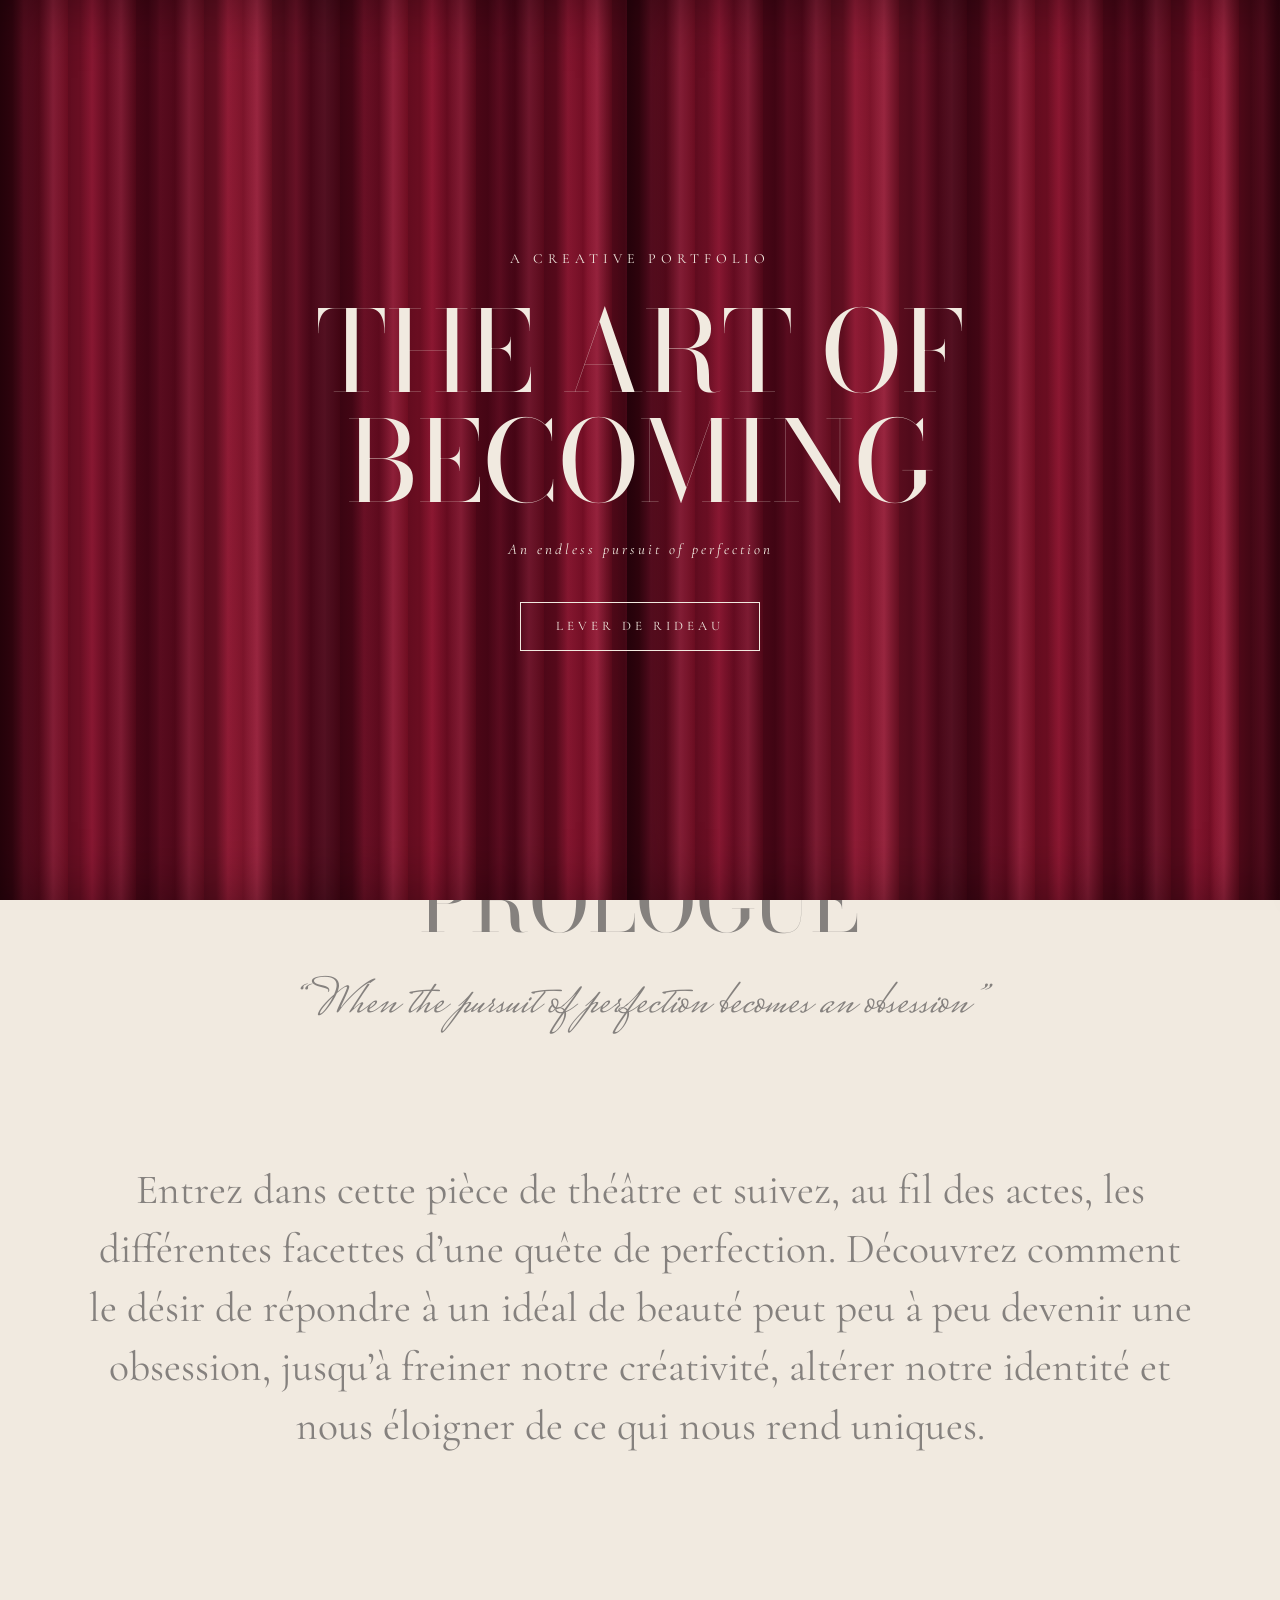
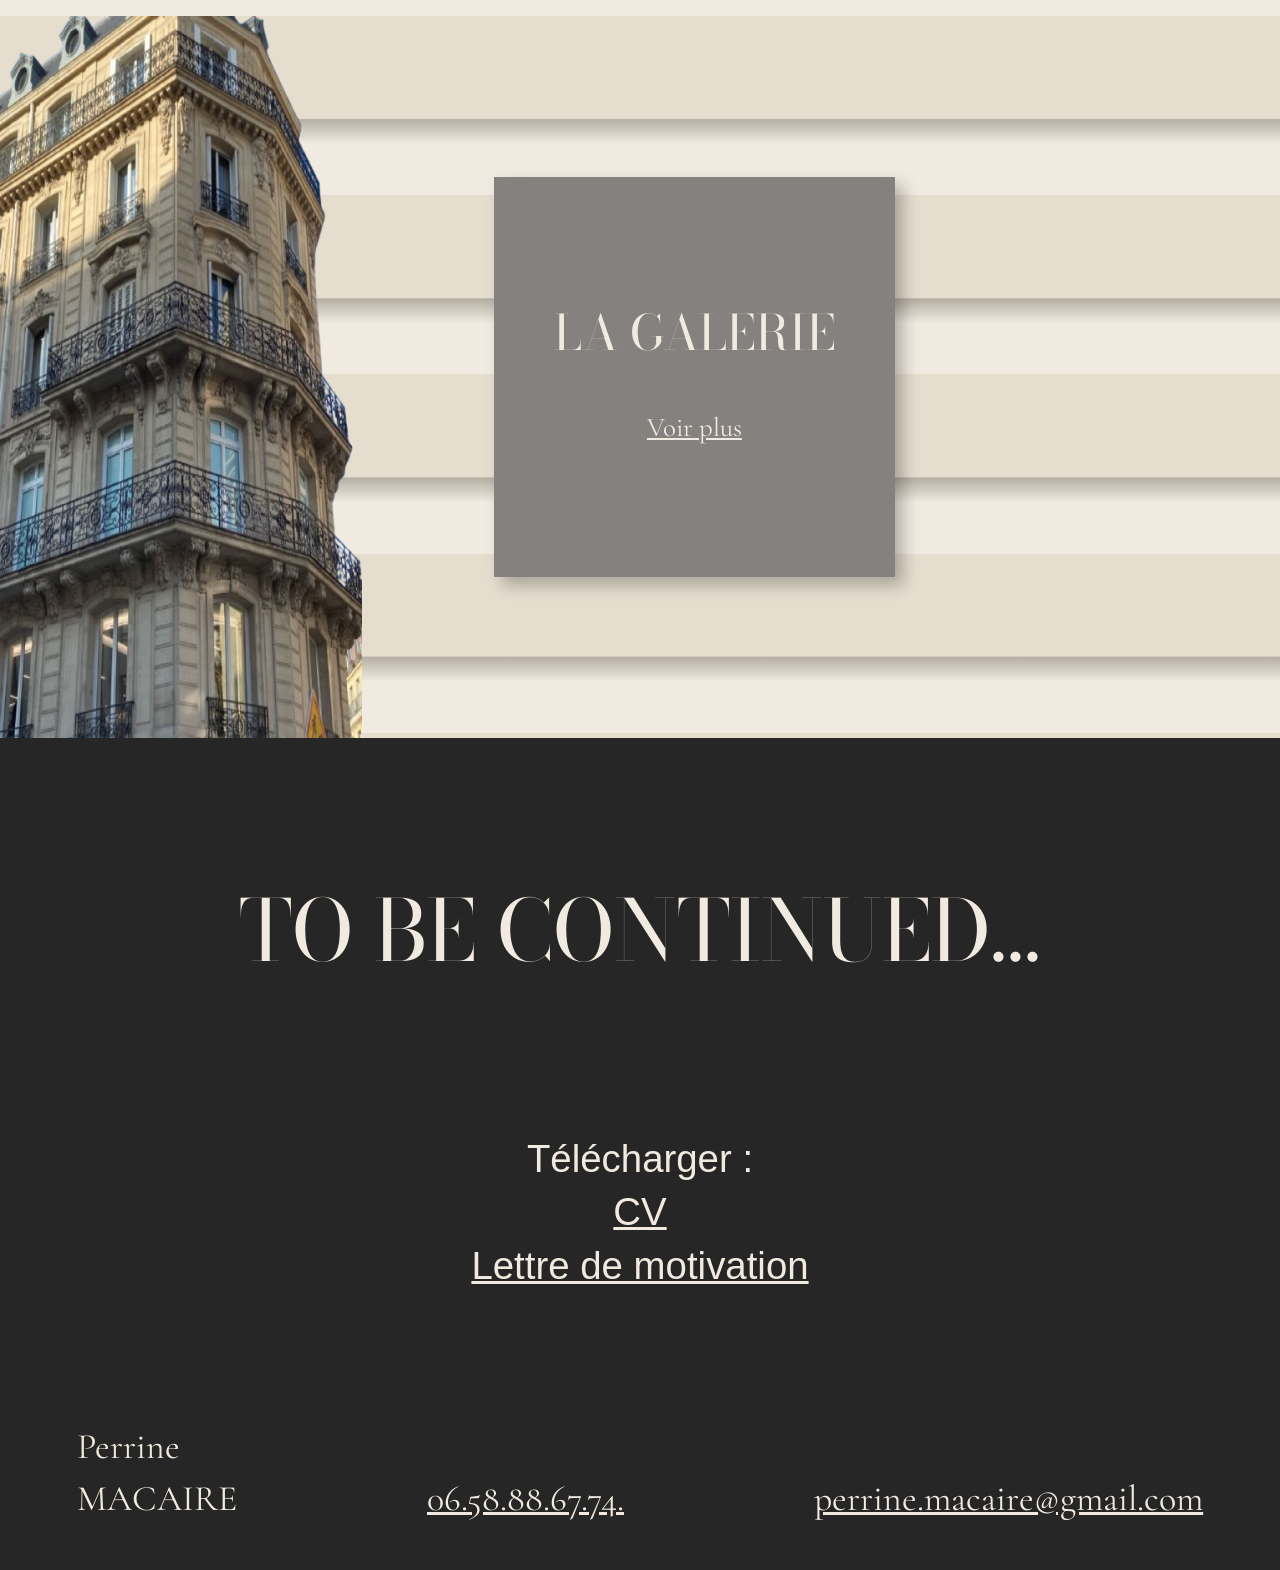
<file: index.html>
<!DOCTYPE html>
<html lang="fr"><head><meta charset="utf-8"/><meta content="width=device-width, initial-scale=1" name="viewport"/><title>Accueil — The Art of Becoming</title><link href="style.css" rel="stylesheet"/><script defer="" src="script.js"></script></head><body class="home"><header class="top"><span></span><button aria-controls="menu" aria-expanded="false" class="menu-button">Menu</button></header><div class="overlay"></div><nav aria-label="Navigation" class="menu-panel" id="menu" inert=""><a href="galerie.html">LA GALERIE</a><a href="act-i.html">ACT I<small>The Art of Appearances</small></a><a href="act-ii.html">ACT II<small>Tragic Devotion</small></a><a href="act-iii.html">ACT III<small>Beautiful Anarchy</small></a><a href="#to-be-continued">TO BE CONTINUED</a></nav><main><div aria-label="Lever de rideau" id="curtain">
<div class="curtain-panel left"></div><div class="curtain-panel right"></div>
<div class="curtain-content">
<p class="curtain-subtitle">A CREATIVE PORTFOLIO</p>
<h1>THE ART OF<br/>BECOMING</h1>
<p class="curtain-tagline">An endless pursuit of perfection</p>
<button id="actionButton" type="button">LEVER DE RIDEAU</button>
</div>
</div><section class="cover"><h1>THE ART<br/>OF<br/>BECOMING</h1><div class="script">An endless pursuit of perfection</div><div class="credit">Portfolio 2026-2027<br/>Perrine Macaire</div></section><section class="intro prologue"><h2>PROLOGUE</h2><div class="script">“When the pursuit of perfection becomes an obsession”</div><p>Entrez dans cette pièce de théâtre et suivez, au fil des actes, les différentes facettes d’une quête de perfection. Découvrez comment le désir de répondre à un idéal de beauté peut peu à peu devenir une obsession, jusqu’à freiner notre créativité, altérer notre identité et nous éloigner de ce qui nous rend uniques.</p></section><section class="gallery-link"><img alt="Immeuble parisien" class="" src="assets/immeuble.jpg.png"/><div class="gallery-card"><h3>LA GALERIE</h3><a href="galerie.html">Voir plus</a></div></section></main><footer id="to-be-continued"><h2>TO BE CONTINUED...</h2><div class="downloads">Télécharger :<a download="" href="assets/cv.pdf">CV</a><a download="" href="assets/lettre.pdf">Lettre de motivation</a></div><div class="contacts"><span>Perrine<br/>MACAIRE</span><a href="tel:+33658886774">06.58.88.67.74.</a><a href="mailto:perrine.macaire@gmail.com">perrine.macaire@gmail.com</a></div></footer></body></html>
</file>
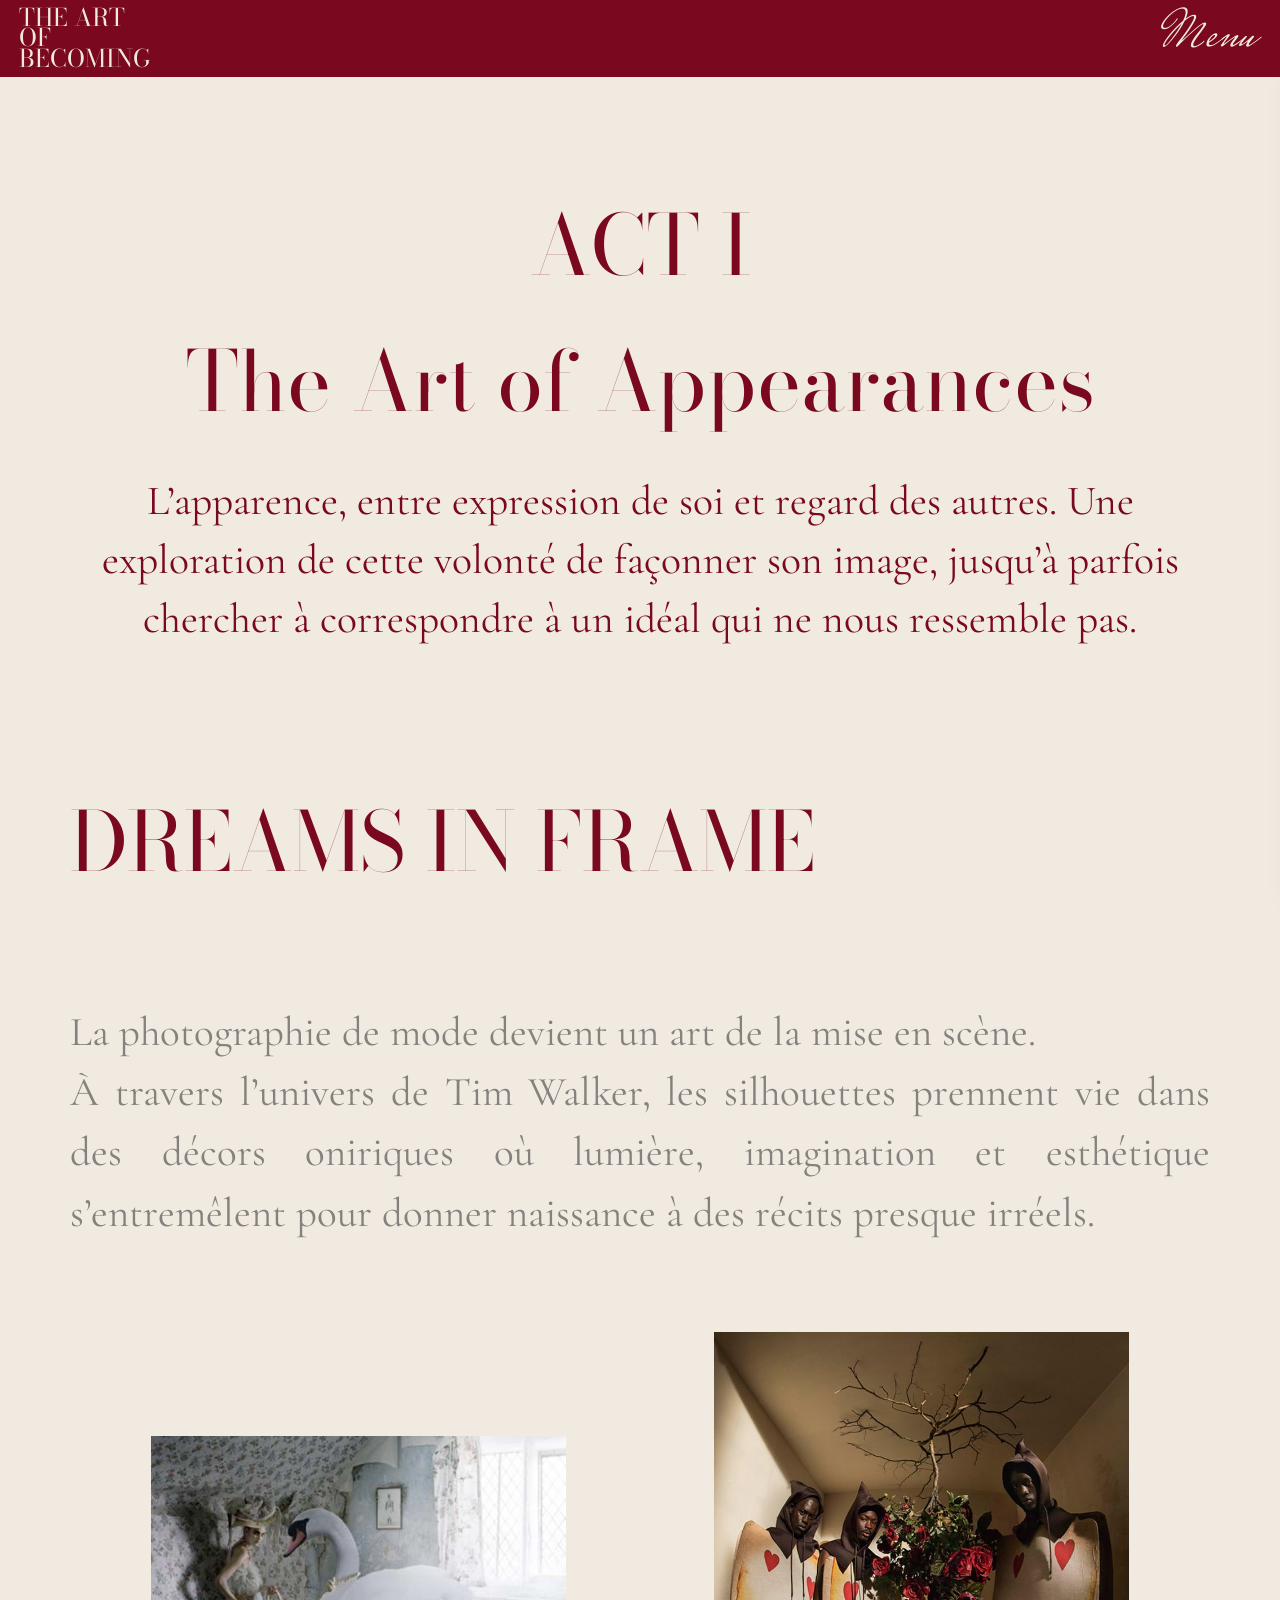
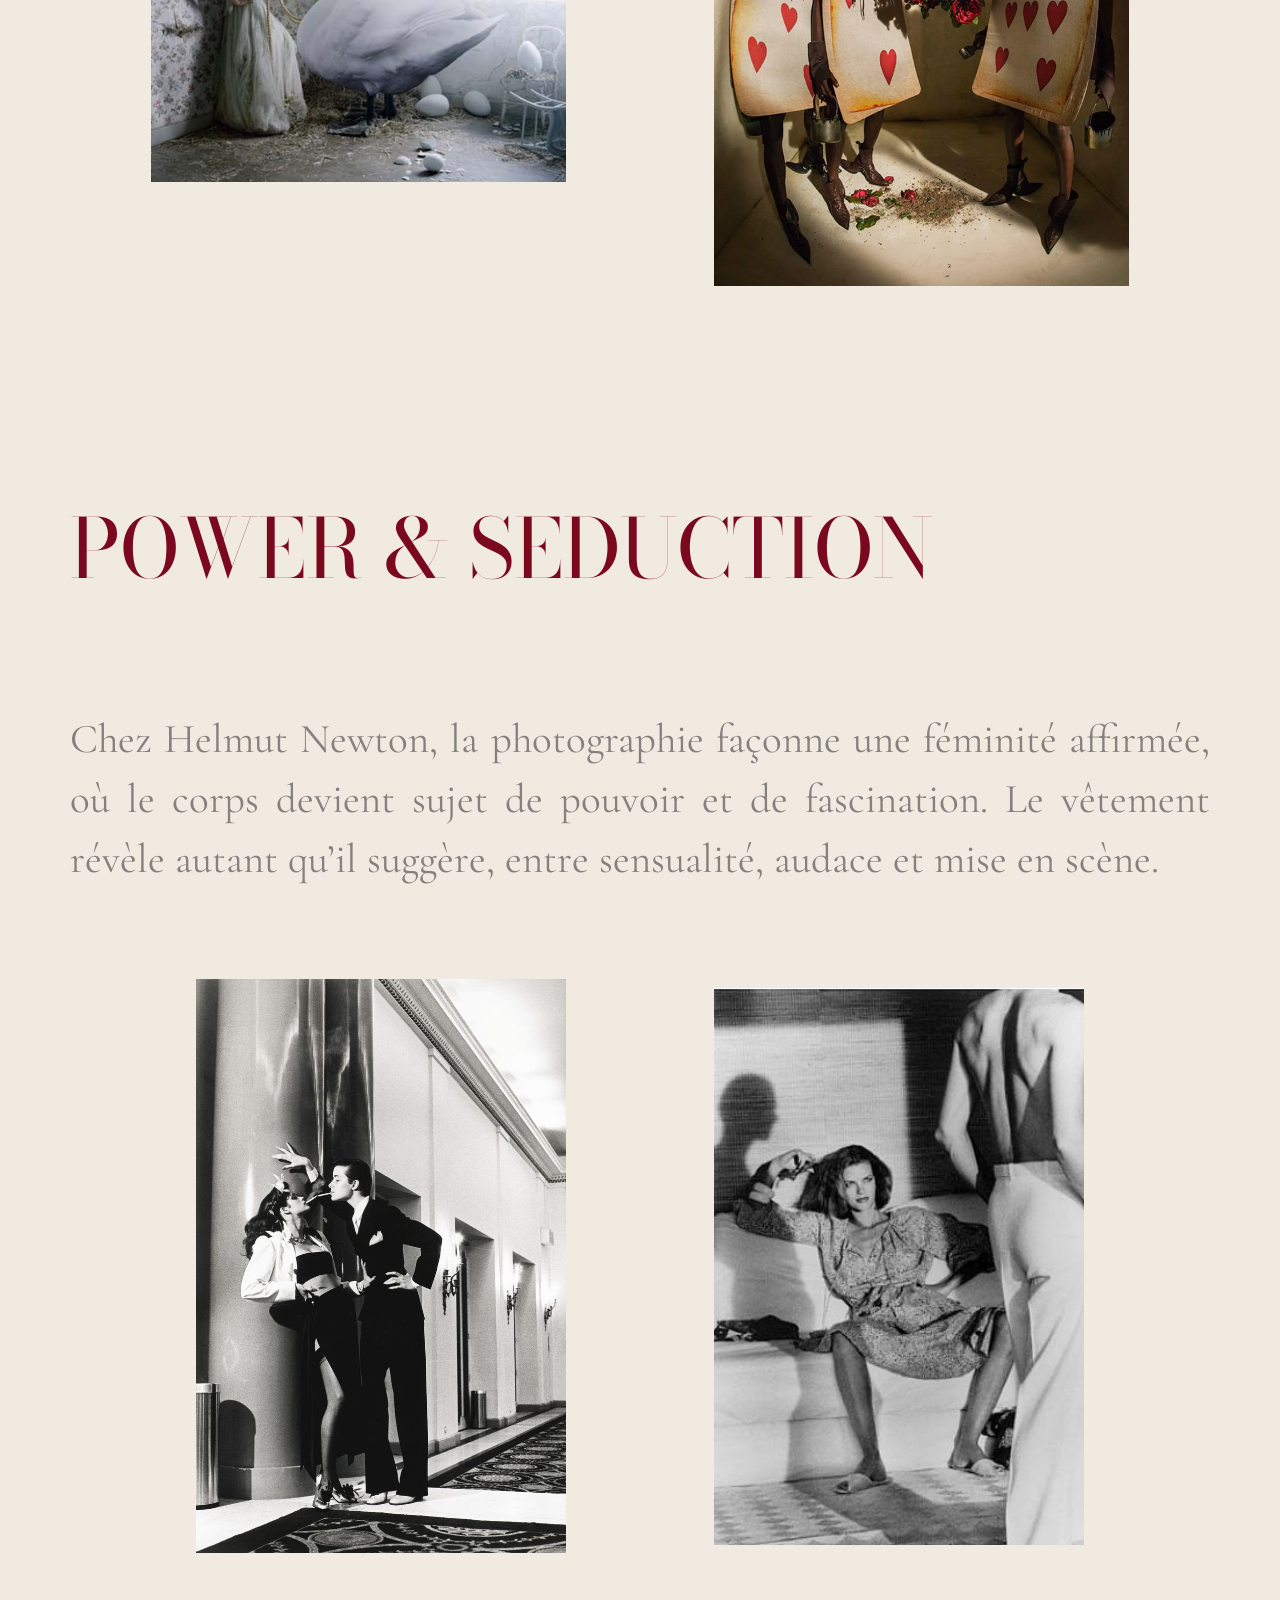
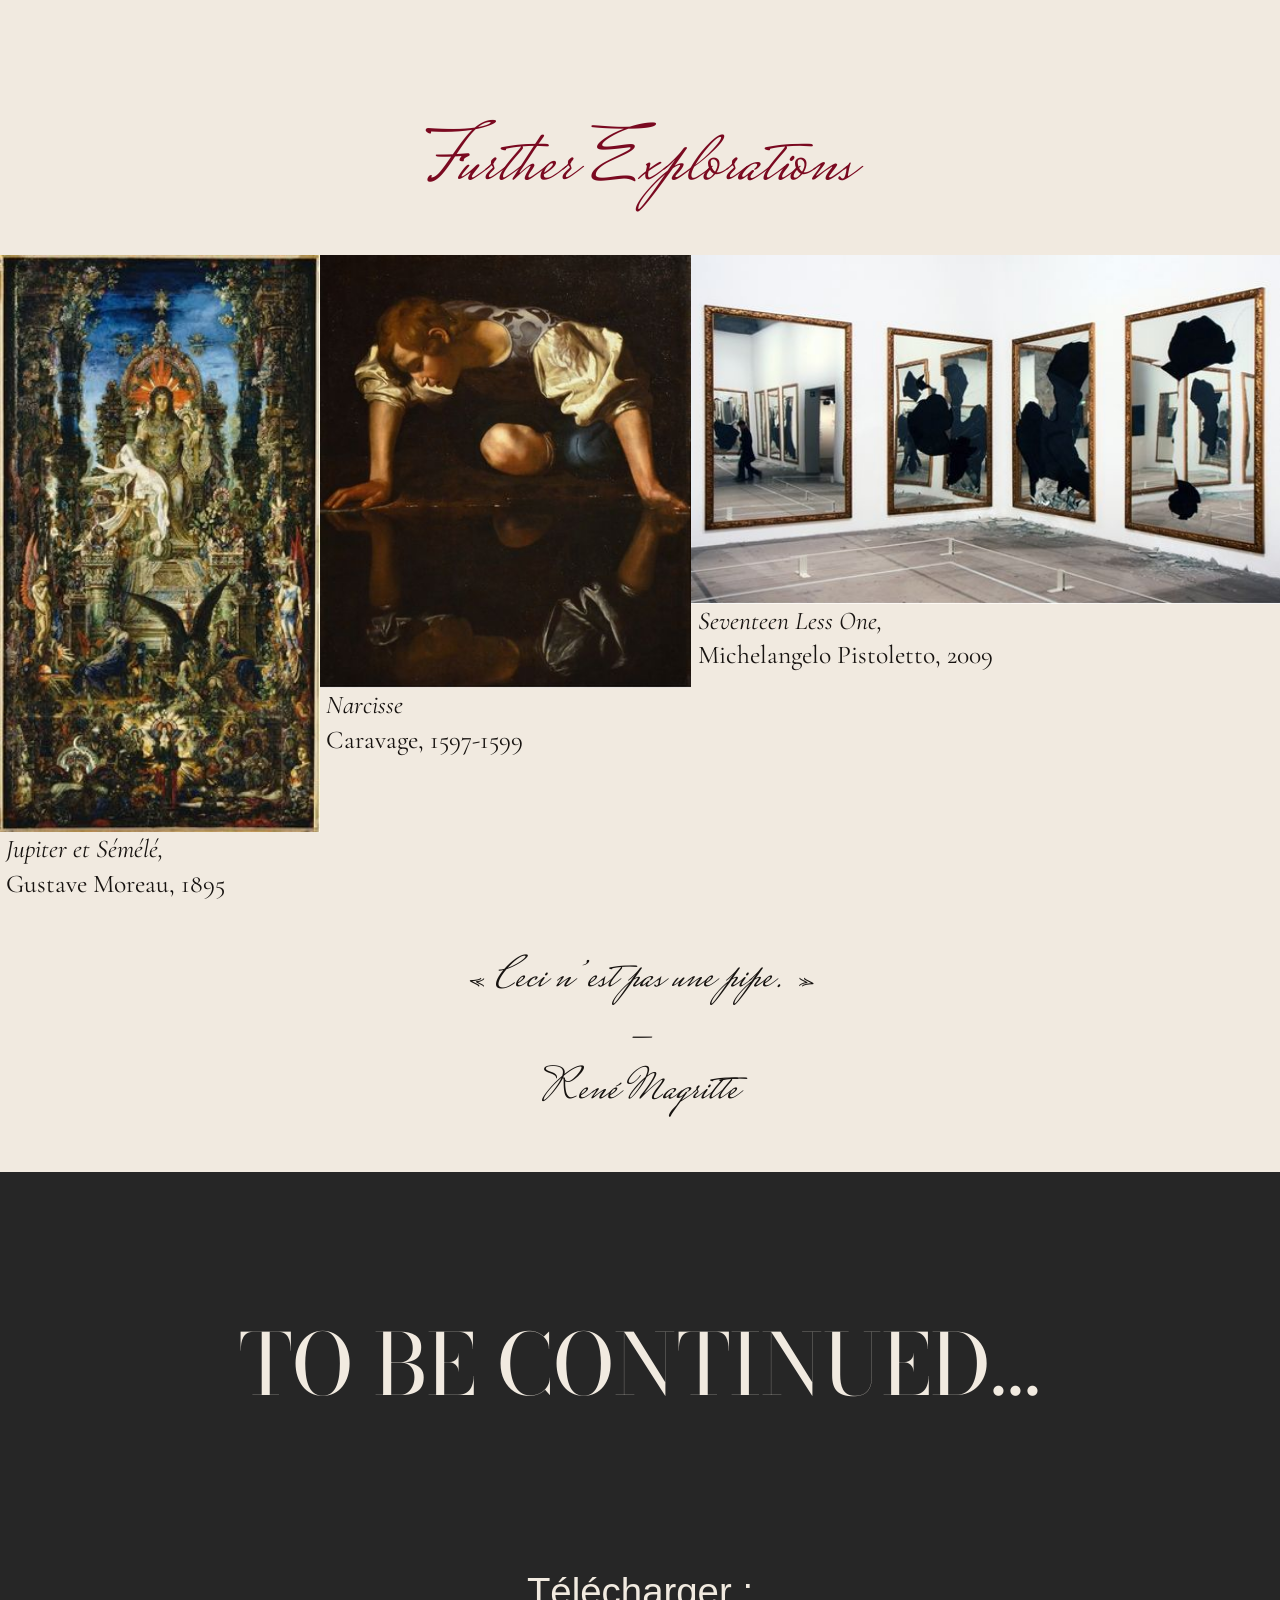
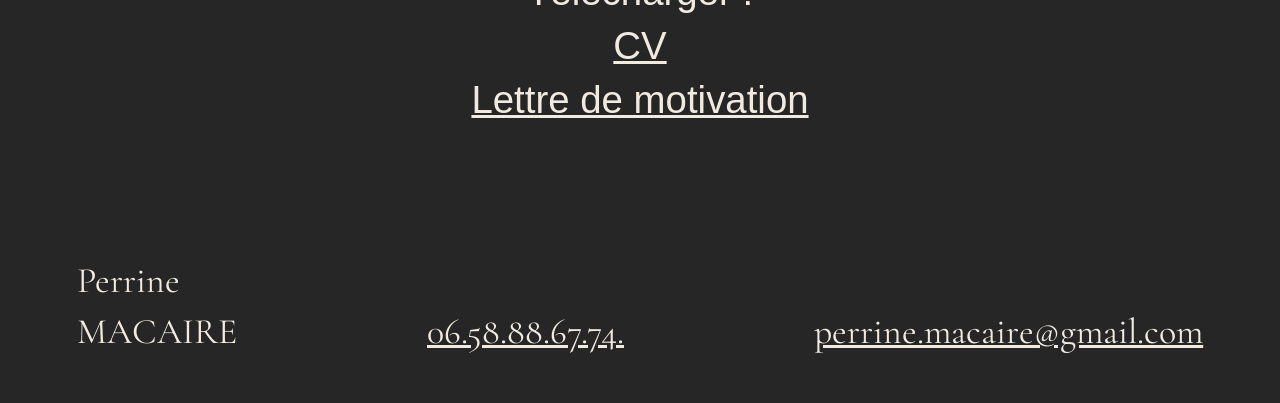
<file: act-i.html>
<!doctype html><html lang="fr"><head><meta charset="utf-8"><meta name="viewport" content="width=device-width, initial-scale=1"><title>The Art of Appearances — The Art of Becoming</title><link rel="stylesheet" href="style.css"><script defer src="script.js"></script></head><body class="act1"><header class="top"><a class="brand" href="index.html">THE ART<br>OF<br>BECOMING</a><button class="menu-button" aria-expanded="false" aria-controls="menu">Menu</button></header><div class="overlay"></div><nav class="menu-panel" id="menu" inert aria-label="Navigation"><a href="galerie.html">LA GALERIE</a><a href="act-i.html">ACT I<small>The Art of Appearances</small></a><a href="act-ii.html">ACT II<small>Tragic Devotion</small></a><a href="act-iii.html">ACT III<small>Beautiful Anarchy</small></a><a href="#to-be-continued">TO BE CONTINUED</a></nav><main><section class="intro"><h1>ACT I</h1><h2>The Art of Appearances</h2><p>L’apparence, entre expression de soi et regard des autres. Une exploration de cette volonté de façonner son image, jusqu’à parfois chercher à correspondre à un idéal qui ne nous ressemble pas.</p></section><section class="editorial"><h2>DREAMS IN FRAME</h2><p>La photographie de mode devient un art de la mise en scène.<br>À travers l’univers de Tim Walker, les silhouettes prennent vie dans des décors oniriques où lumière, imagination et esthétique s’entremêlent pour donner naissance à des récits presque irréels.</p><div class="photos "><img class="" src="assets/walker1.jpg" alt="DREAMS IN FRAME"><img class="" src="assets/walker.jpg" alt="DREAMS IN FRAME"></div></section><section class="editorial"><h2>POWER &amp; SEDUCTION</h2><p>Chez Helmut Newton, la photographie façonne une féminité affirmée, où le corps devient sujet de pouvoir et de fascination. Le vêtement révèle autant qu’il suggère, entre sensualité, audace et mise en scène.</p><div class="photos "><img class="" src="assets/newton1.jpg" alt="POWER &amp;amp; SEDUCTION"><img class="" src="assets/newton.jpg" alt="POWER &amp;amp; SEDUCTION"></div></section><section class="explore"><h2 class="script">Further Explorations</h2><div class="artgrid "><figure><img class="" src="assets/jupiter.jpeg" alt="Jupiter et Sémélé,"><figcaption><i>Jupiter et Sémélé,</i><br>Gustave Moreau, 1895</figcaption></figure><figure><img class="" src="assets/narcisse.jpg.jpeg" alt="Narcisse"><figcaption><i>Narcisse</i><br>Caravage, 1597-1599</figcaption></figure><figure><img class="" src="assets/miroir.jpg.jpeg" alt="Seventeen Less One,"><figcaption><i>Seventeen Less One,</i><br>Michelangelo Pistoletto, 2009</figcaption></figure></div><div class="quote">« Ceci n’est pas une pipe. »<br>—<br>René Magritte</div></section></main><footer id="to-be-continued"><h2>TO BE CONTINUED...</h2><div class="downloads">Télécharger :<a href="assets/cv.pdf" download>CV</a><a href="assets/lettre.pdf" download>Lettre de motivation</a></div><div class="contacts"><span>Perrine<br>MACAIRE</span><a href="tel:+33658886774">06.58.88.67.74.</a><a href="mailto:perrine.macaire@gmail.com">perrine.macaire@gmail.com</a></div></footer></body></html>
</file>
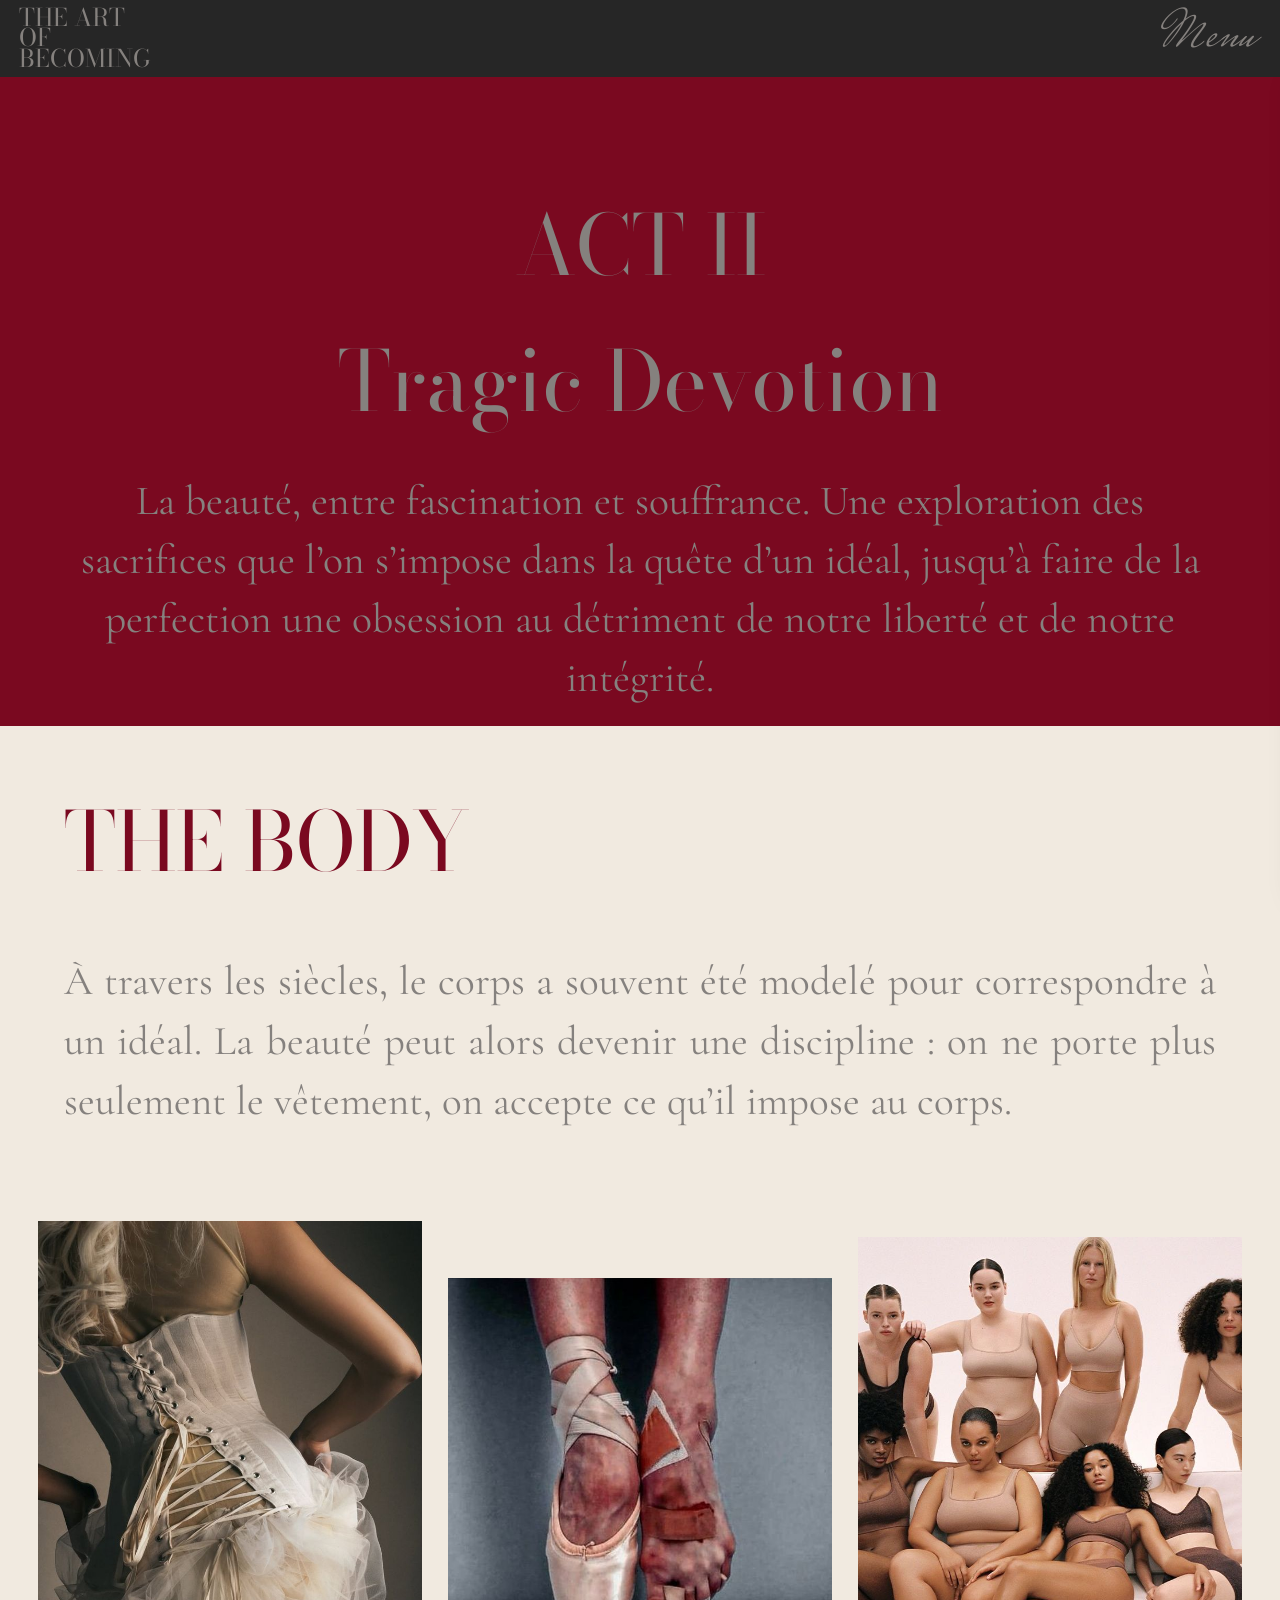
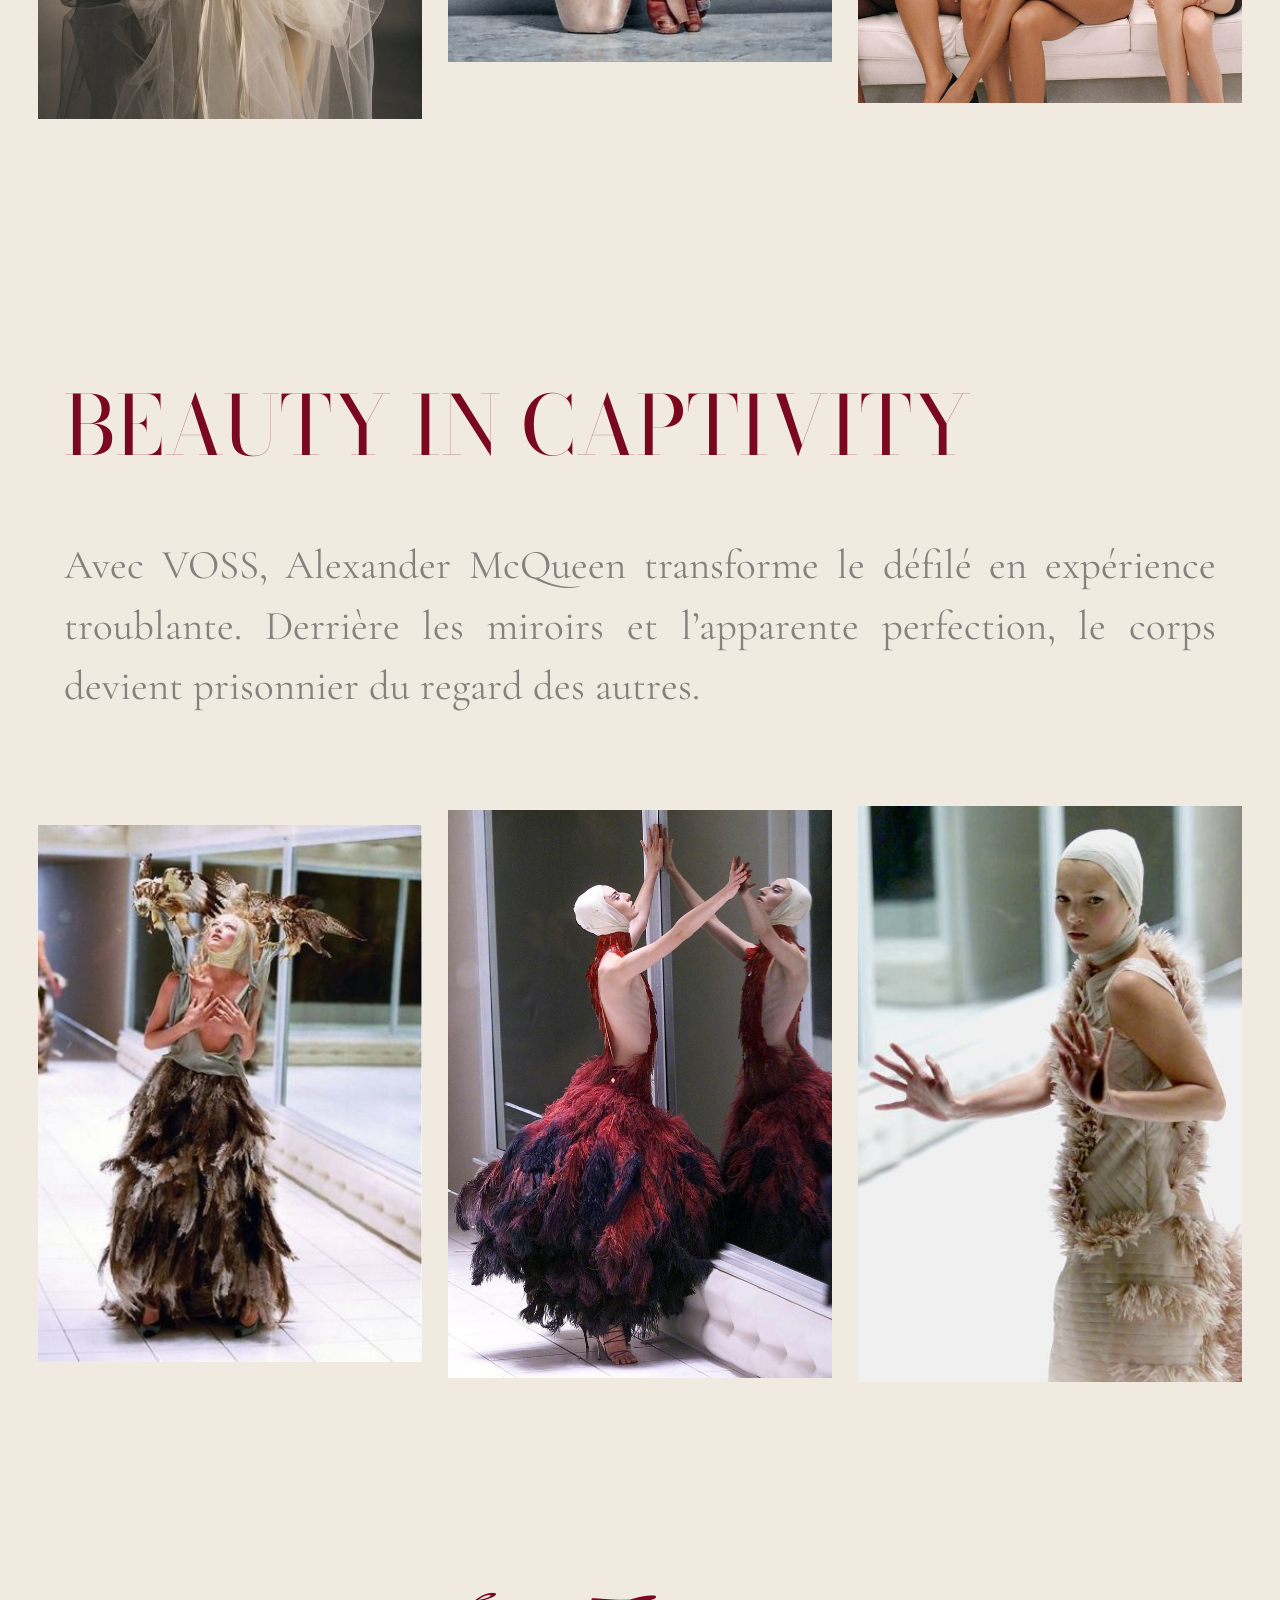
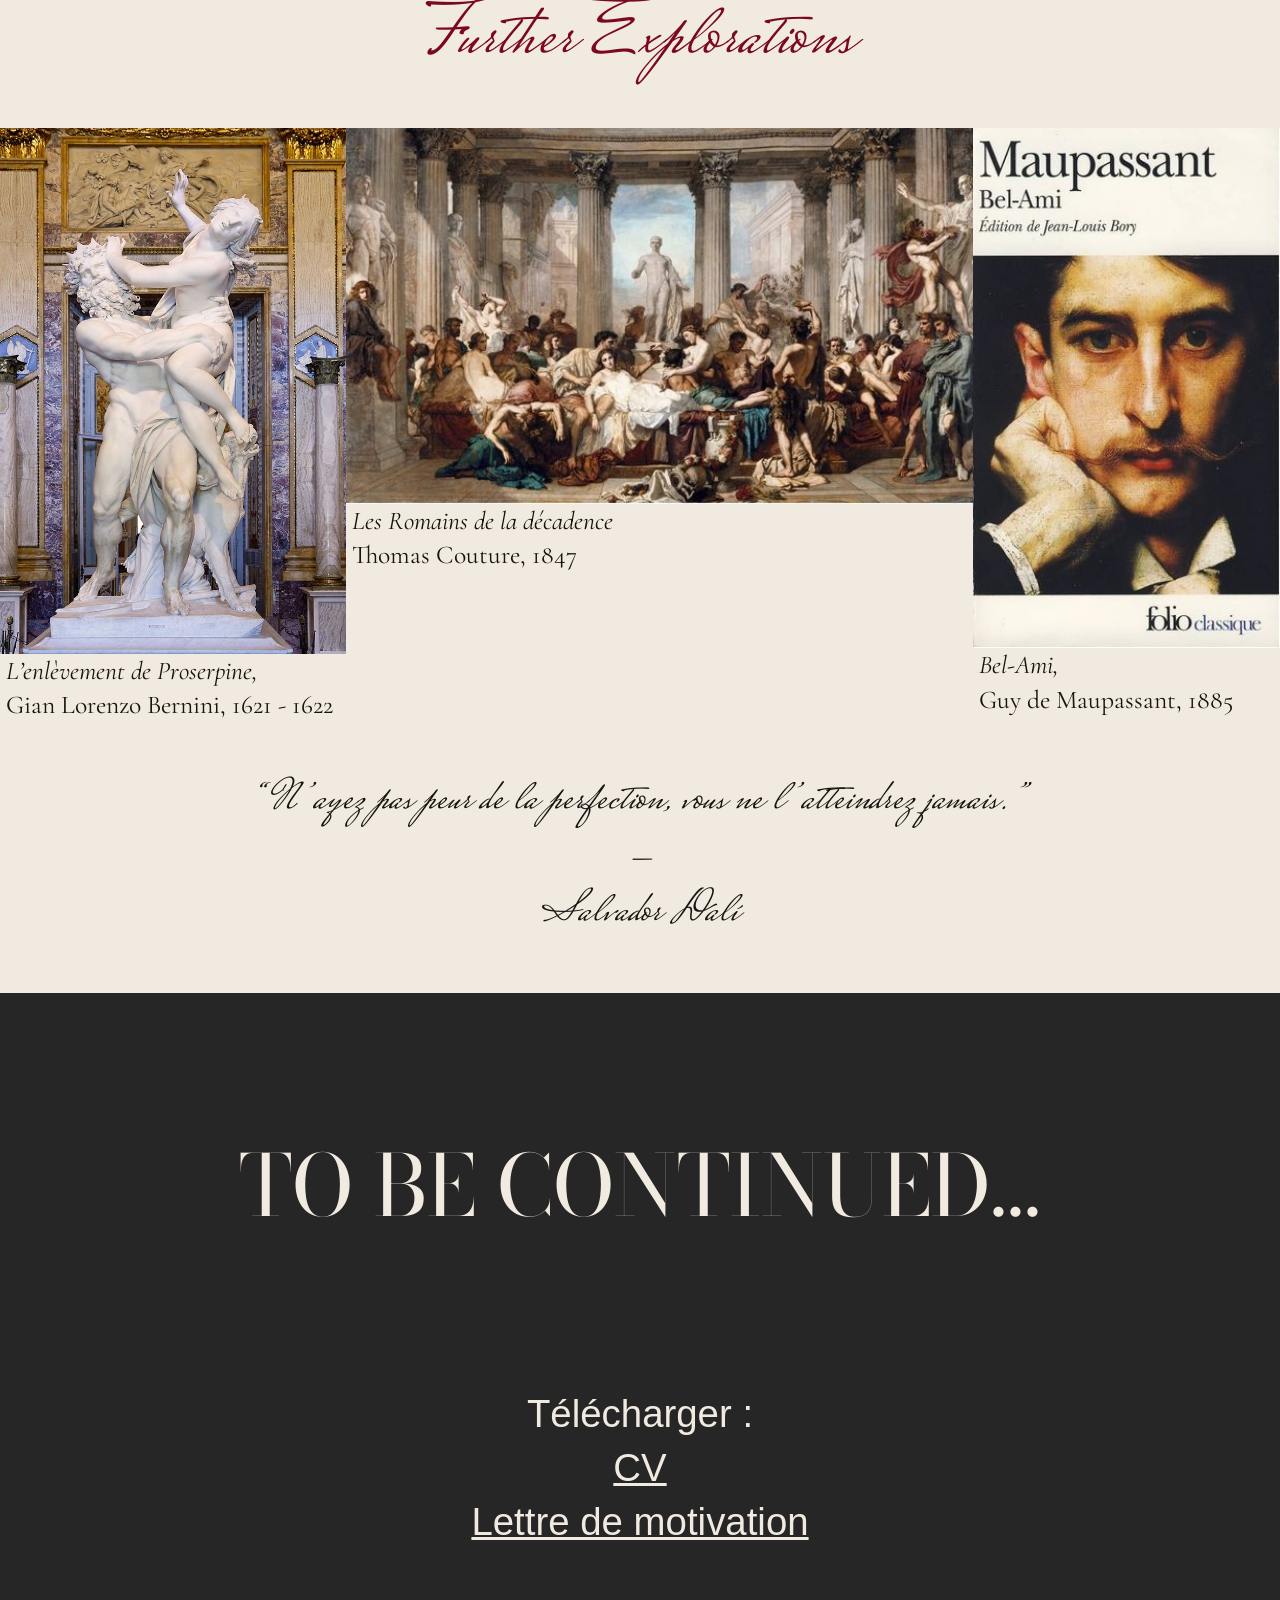
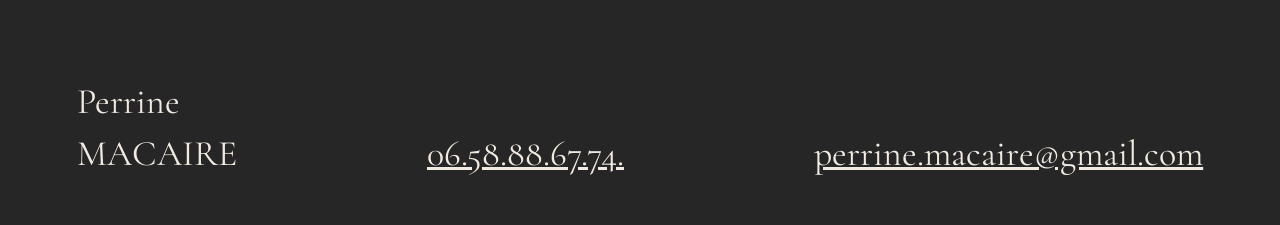
<file: act-ii.html>
<!doctype html><html lang="fr"><head><meta charset="utf-8"><meta name="viewport" content="width=device-width, initial-scale=1"><title>Tragic Devotion — The Art of Becoming</title><link rel="stylesheet" href="style.css"><script defer src="script.js"></script></head><body class="act2"><header class="top"><a class="brand" href="index.html">THE ART<br>OF<br>BECOMING</a><button class="menu-button" aria-expanded="false" aria-controls="menu">Menu</button></header><div class="overlay"></div><nav class="menu-panel" id="menu" inert aria-label="Navigation"><a href="galerie.html">LA GALERIE</a><a href="act-i.html">ACT I<small>The Art of Appearances</small></a><a href="act-ii.html">ACT II<small>Tragic Devotion</small></a><a href="act-iii.html">ACT III<small>Beautiful Anarchy</small></a><a href="#to-be-continued">TO BE CONTINUED</a></nav><main><section class="intro"><h1>ACT II</h1><h2>Tragic Devotion</h2><p>La beauté, entre fascination et souffrance. Une exploration des sacrifices que l’on s’impose dans la quête d’un idéal, jusqu’à faire de la perfection une obsession au détriment de notre liberté et de notre intégrité.</p></section><section class="editorial"><h2>THE BODY</h2><p>À travers les siècles, le corps a souvent été modelé pour correspondre à un idéal. La beauté peut alors devenir une discipline : on ne porte plus seulement le vêtement, on accepte ce qu’il impose au corps.</p><div class="photos three"><img class="" src="assets/corset.jpg" alt="THE BODY"><img class="" src="assets/pointe.jpg" alt="THE BODY"><img class="" src="assets/skims.jpg" alt="THE BODY"></div></section><section class="editorial"><h2>BEAUTY IN CAPTIVITY</h2><p>Avec VOSS, Alexander McQueen transforme le défilé en expérience troublante. Derrière les miroirs et l’apparente perfection, le corps devient prisonnier du regard des autres.</p><div class="photos three"><img class="" src="assets/mcqueen1.jpg" alt="BEAUTY IN CAPTIVITY"><img class="" src="assets/mcqueen.jpg" alt="BEAUTY IN CAPTIVITY"><img class="" src="assets/katemoss.jpg" alt="BEAUTY IN CAPTIVITY"></div></section><section class="explore"><h2 class="script">Further Explorations</h2><div class="artgrid second"><figure><img class="" src="assets/enlevement.jpg" alt="L’enlèvement de Proserpine,"><figcaption><i>L’enlèvement de Proserpine,</i><br>Gian Lorenzo Bernini, 1621 - 1622</figcaption></figure><figure><img class="" src="assets/lesromains.jpg.jpeg" alt="Les Romains de la décadence"><figcaption><i>Les Romains de la décadence</i><br>Thomas Couture, 1847</figcaption></figure><figure><img class="" src="assets/maupassant.jpg.jpeg" alt="Bel-Ami,"><figcaption><i>Bel-Ami,</i><br>Guy de Maupassant, 1885</figcaption></figure></div><div class="quote">“N’ayez pas peur de la perfection, vous ne l’atteindrez jamais.”<br>—<br>Salvador Dalí</div></section></main><footer id="to-be-continued"><h2>TO BE CONTINUED...</h2><div class="downloads">Télécharger :<a href="assets/cv.pdf" download>CV</a><a href="assets/lettre.pdf" download>Lettre de motivation</a></div><div class="contacts"><span>Perrine<br>MACAIRE</span><a href="tel:+33658886774">06.58.88.67.74.</a><a href="mailto:perrine.macaire@gmail.com">perrine.macaire@gmail.com</a></div></footer></body></html>
</file>
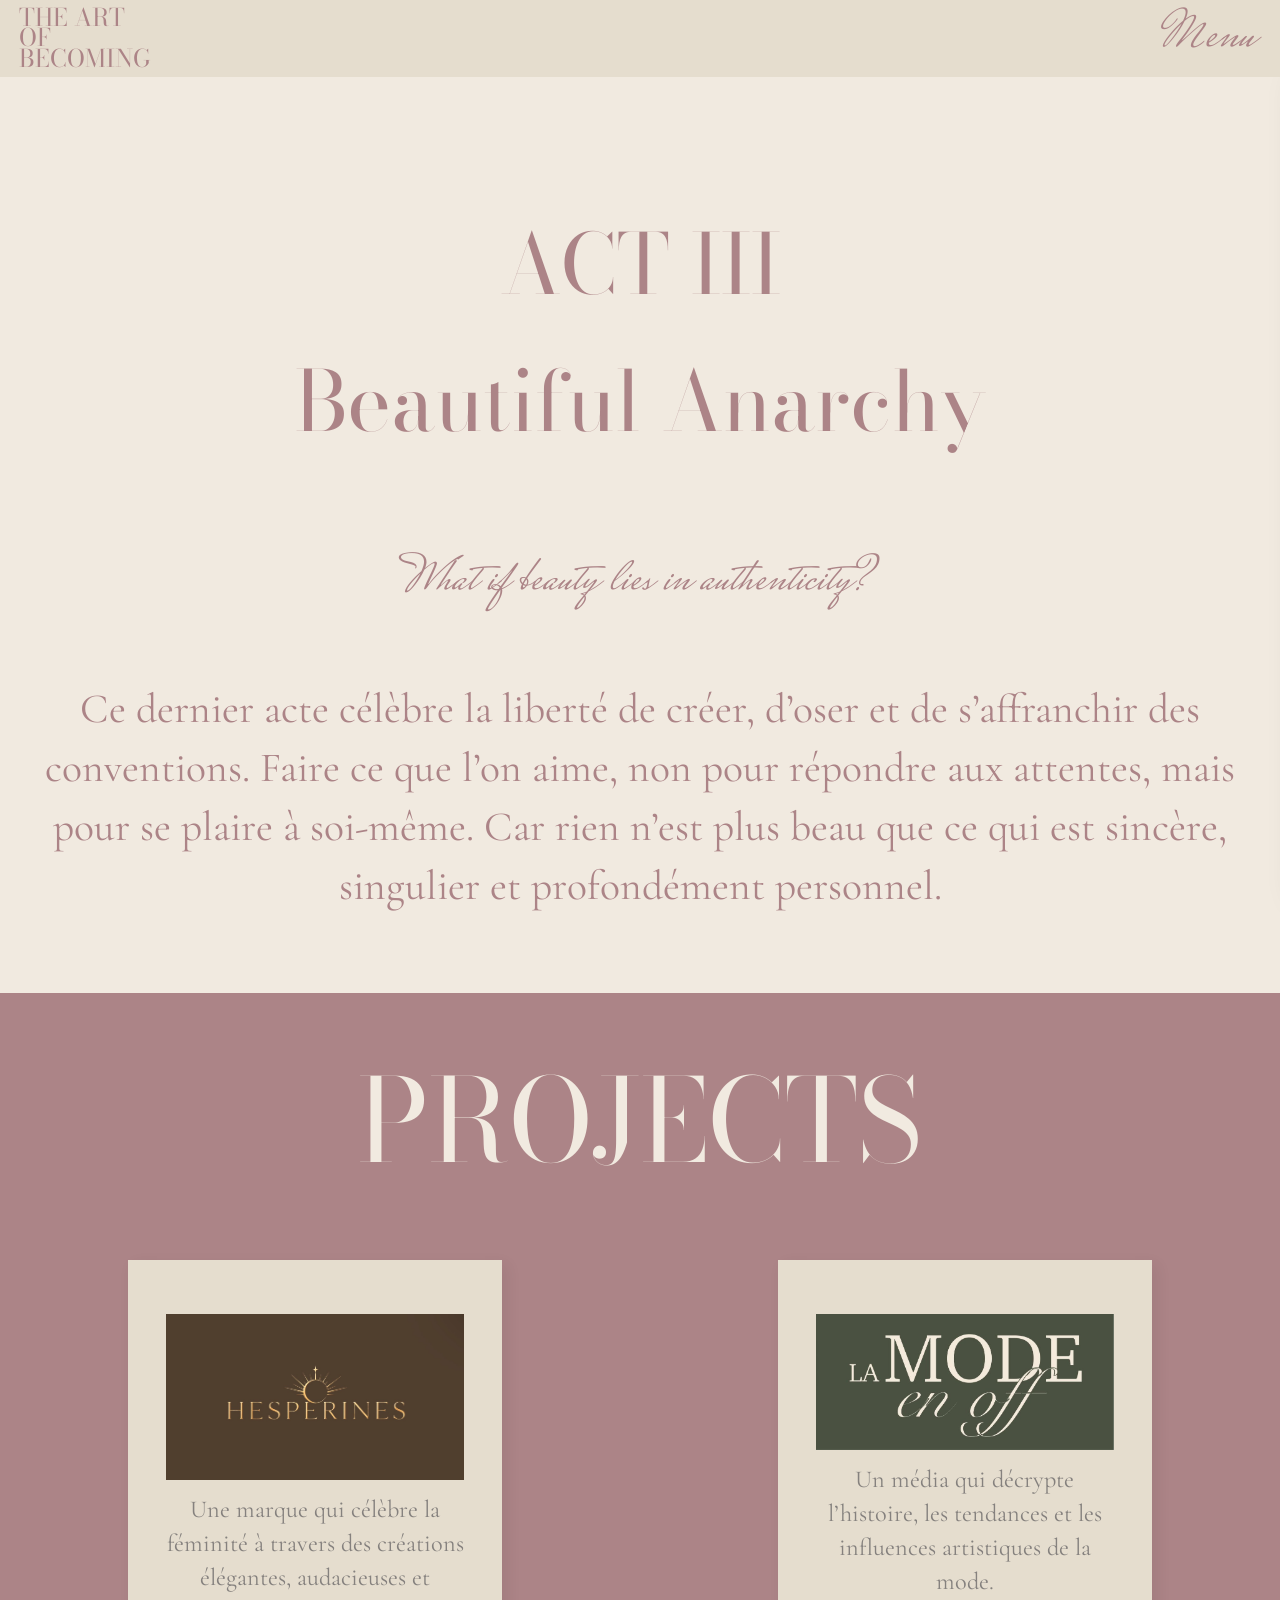
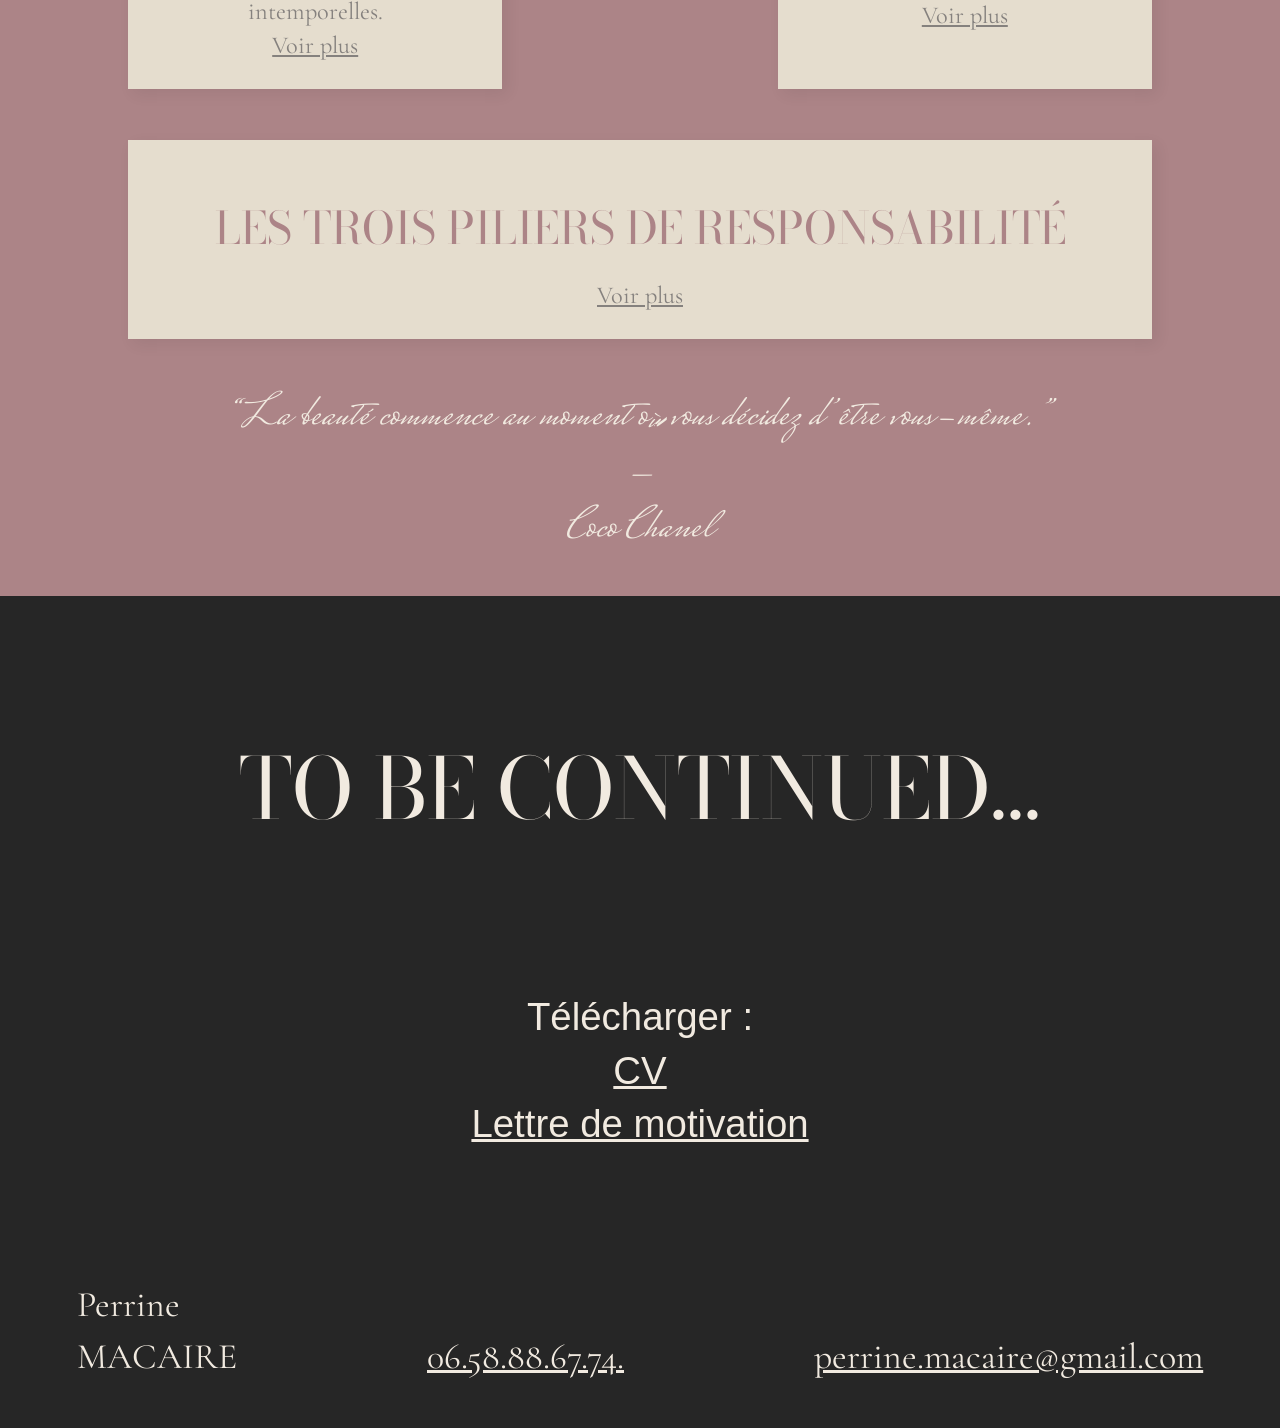
<file: act-iii.html>
<!doctype html><html lang="fr"><head><meta charset="utf-8"><meta name="viewport" content="width=device-width, initial-scale=1"><title>Beautiful Anarchy — The Art of Becoming</title><link rel="stylesheet" href="style.css"><script defer src="script.js"></script></head><body class="act3"><header class="top"><a class="brand" href="index.html">THE ART<br>OF<br>BECOMING</a><button class="menu-button" aria-expanded="false" aria-controls="menu">Menu</button></header><div class="overlay"></div><nav class="menu-panel" id="menu" inert aria-label="Navigation"><a href="galerie.html">LA GALERIE</a><a href="act-i.html">ACT I<small>The Art of Appearances</small></a><a href="act-ii.html">ACT II<small>Tragic Devotion</small></a><a href="act-iii.html">ACT III<small>Beautiful Anarchy</small></a><a href="#to-be-continued">TO BE CONTINUED</a></nav><main><section class="intro"><h1>ACT III</h1><h2>Beautiful Anarchy</h2><div class="script">What if beauty lies in authenticity?</div><p>Ce dernier acte célèbre la liberté de créer, d’oser et de s’affranchir des conventions. Faire ce que l’on aime, non pour répondre aux attentes, mais pour se plaire à soi-même. Car rien n’est plus beau que ce qui est sincère, singulier et profondément personnel.</p></section><section class="projects"><h2>PROJECTS</h2><div class="projectgrid"><article class="project"><img class="" src="assets/hesperines.jpg" alt="Hesperines"><p>Une marque qui célèbre la féminité à travers des créations élégantes, audacieuses et intemporelles.</p><a href="hesperines.html">Voir plus</a></article><article class="project"><img class="" src="assets/lmo1.jpg" alt="La Mode en Off"><p>Un média qui décrypte l’histoire, les tendances et les influences artistiques de la mode.</p><a href="la-mode-en-off.html">Voir plus</a></article><article class="project wide"><h3>LES TROIS PILIERS DE RESPONSABILITÉ</h3><a href="responsabilite.html">Voir plus</a></article></div><div class="quote">“La beauté commence au moment où vous décidez d’être vous-même.”<br>—<br>Coco Chanel</div></section></main><footer id="to-be-continued"><h2>TO BE CONTINUED...</h2><div class="downloads">Télécharger :<a href="assets/cv.pdf" download>CV</a><a href="assets/lettre.pdf" download>Lettre de motivation</a></div><div class="contacts"><span>Perrine<br>MACAIRE</span><a href="tel:+33658886774">06.58.88.67.74.</a><a href="mailto:perrine.macaire@gmail.com">perrine.macaire@gmail.com</a></div></footer></body></html>
</file>
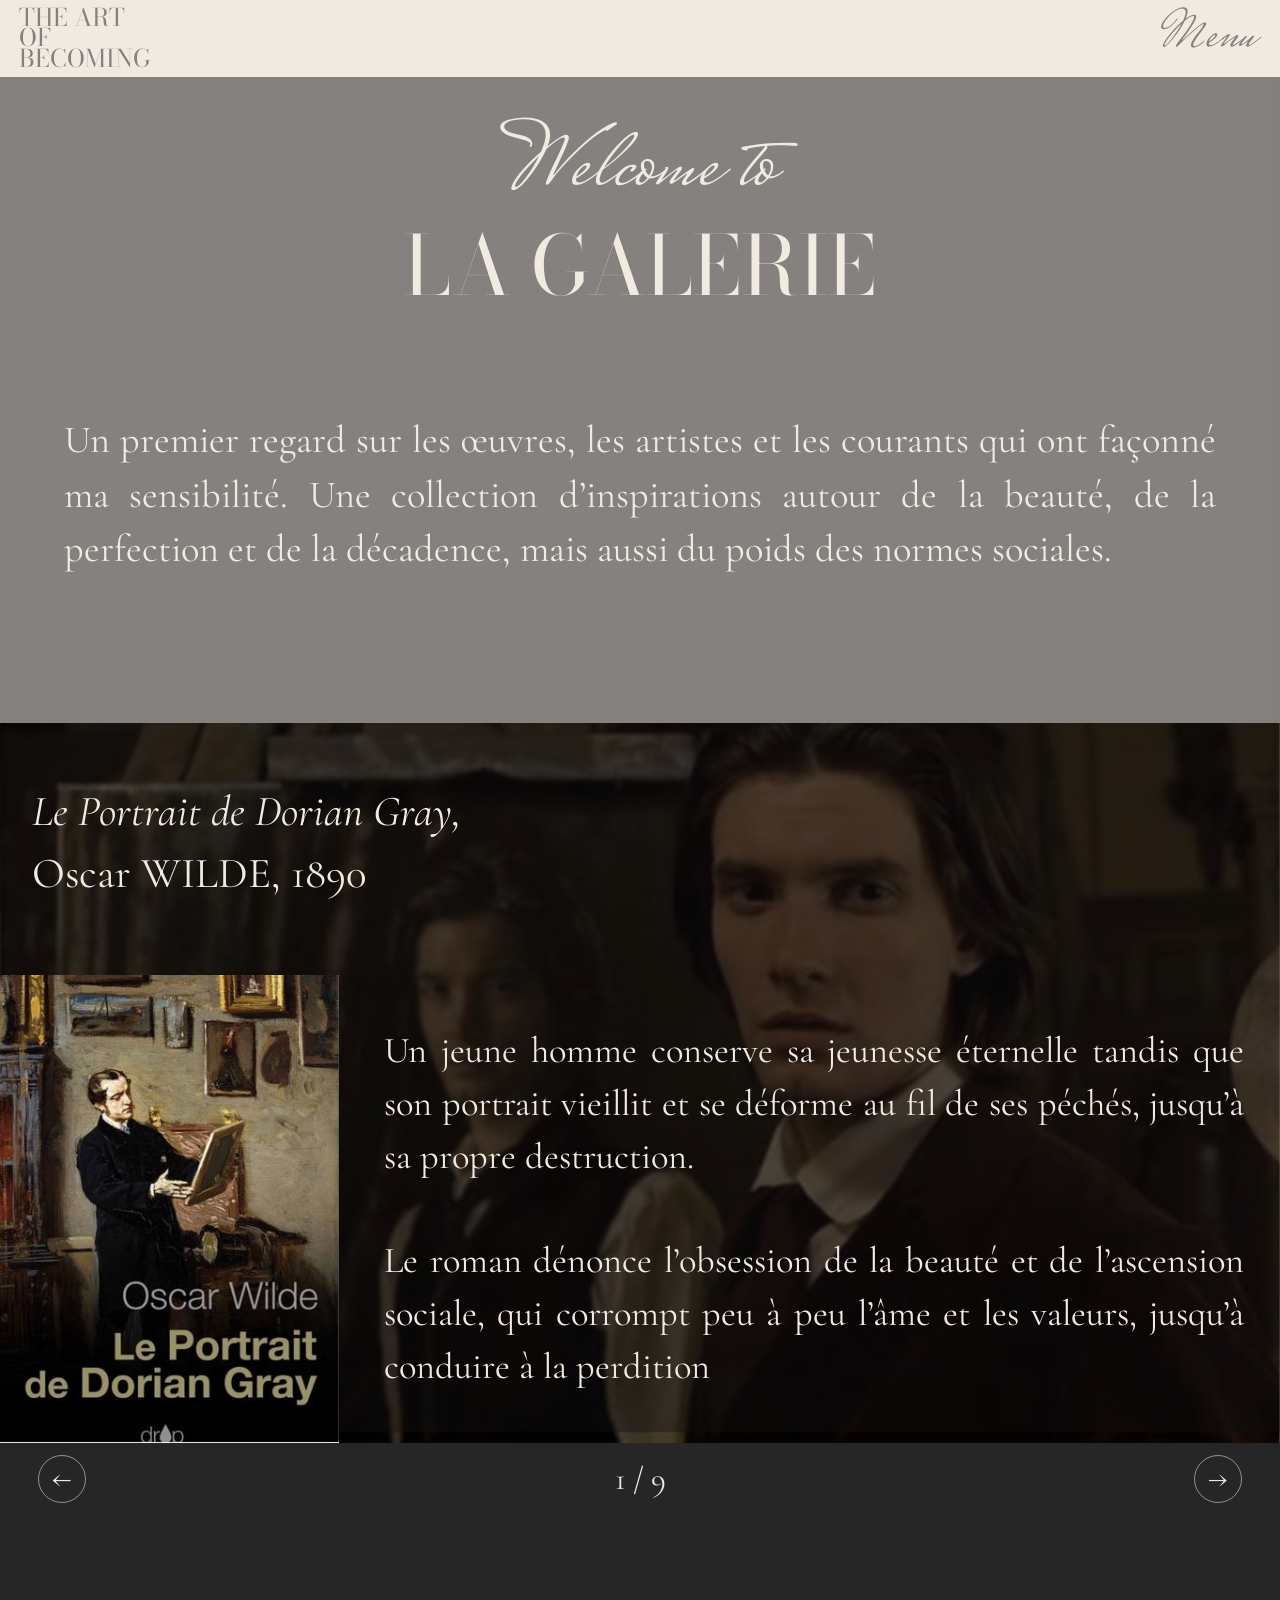
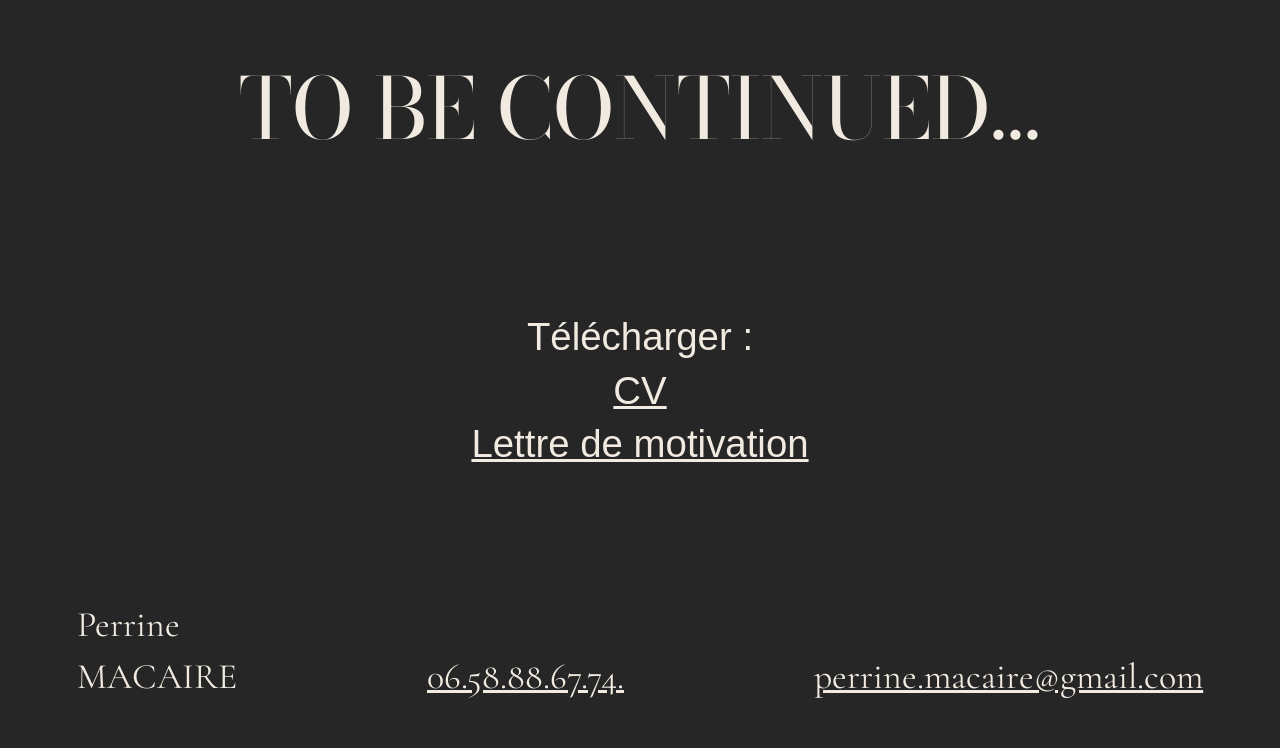
<file: galerie.html>
<!doctype html><html lang="fr"><head><meta charset="utf-8"><meta name="viewport" content="width=device-width, initial-scale=1"><title>La Galerie — The Art of Becoming</title><link rel="stylesheet" href="style.css"><script defer src="script.js"></script></head><body class="galerie"><header class="top"><a class="brand" href="index.html">THE ART<br>OF<br>BECOMING</a><button class="menu-button" aria-expanded="false" aria-controls="menu">Menu</button></header><div class="overlay"></div><nav class="menu-panel" id="menu" inert aria-label="Navigation"><a href="galerie.html">LA GALERIE</a><a href="act-i.html">ACT I<small>The Art of Appearances</small></a><a href="act-ii.html">ACT II<small>Tragic Devotion</small></a><a href="act-iii.html">ACT III<small>Beautiful Anarchy</small></a><a href="#to-be-continued">TO BE CONTINUED</a></nav><main><section class="intro"><div><div class="script">Welcome to</div><h1>LA GALERIE</h1></div><p>Un premier regard sur les œuvres, les artistes et les courants qui ont façonné ma sensibilité. Une collection d’inspirations autour de la beauté, de la perfection et de la décadence, mais aussi du poids des normes sociales.</p></section><section class="gallery-stage" tabindex="0" aria-label="Galerie des œuvres"><article class="slide " style="background-image:linear-gradient(#0005,#0005),url(assets/doriangrayback.jpg.jpeg)"><h3><i>Le Portrait de Dorian Gray,</i><br>Oscar WILDE, 1890</h3><div class="slide-content"><img class="" src="assets/doriangray.jpg.jpeg" alt="Le Portrait de Dorian Gray,"><div class="copy"><p>Un jeune homme conserve sa jeunesse éternelle tandis que son portrait vieillit et se déforme au fil de ses péchés, jusqu’à sa propre destruction.</p><p>Le roman dénonce l’obsession de la beauté et de l’ascension sociale, qui corrompt peu à peu l’âme et les valeurs, jusqu’à conduire à la perdition</p></div></div></article><article class="slide reverse" style="background-image:linear-gradient(#0005,#0005),url(assets/babylonback.jpg.jpeg)"><h3><i>Babylon, 2022</i><br>Comédie/Drame</h3><div class="slide-content"><img class="" src="assets/babylon.jpg.jpeg" alt="Babylon, 2022"><div class="copy"><p>Dans le Hollywood des années 1920, plusieurs personnages poursuivent la gloire dans une industrie marquée par le luxe et les excès.</p><p>Derrière les paillettes se cachent décadence et déchéance. Le film révèle l’envers d’un monde obsédé par la beauté et la réussite, où la gloire peut mener à la chute.</p></div></div></article><article class="slide " style="background-image:linear-gradient(#0005,#0005),url(assets/birdsofparadiseback.jpg.jpeg)"><h3><i>Birds of Paradise, 2021</i><br>Drame / Thriller</h3><div class="slide-content"><img class="" src="assets/birdsofparadise.jpg.jpeg" alt="Birds of Paradise, 2021"><div class="copy"><p>Deux jeunes danseuses classiques s’affrontent pour intégrer le prestigieux Opéra de Paris, dans un univers de rivalité, d’ambition et de sacrifices.</p><p>Le film montre comment la quête de perfection peut devenir une prison, entre souffrance et renoncement à soi. S’affranchir des normes devient alors une voie vers la liberté et l’identité.</p></div></div></article><article class="slide center" style="background-image:linear-gradient(#0005,#0005),url(assets/lacdescygnes.jpg.jpeg)"><h3><i>Le lac des cygnes,</i><br>Piotr Ilitch TCHAÏKOVSKI, 1875-1876</h3><div class="slide-content"><div class="copy"><p>Le prince Siegfried tombe amoureux d’Odette, une jeune femme transformée en cygne par un sortilège. Mais trompé par Odile, son double maléfique, il la choisit et trahit sa promesse.</p><p>Séduit par l’illusion de perfection incarnée par Odile, le prince oublie ce qui l’avait touché chez Odette. Le ballet dénonce ainsi la superficialité des apparences et montre comment la quête d’un idéal peut faire perdre de vue l’essentiel, jusqu’à nous éloigner de nos valeurs.</p></div></div></article><article class="slide center mugler" style="background-image:linear-gradient(#0005,#0005),url(assets/muglerback.jpg.jpeg)"><h3><i>Les chimères,</i><br>Thierry Mugler - F/W 1997</h3><div class="slide-content"><img class="" src="assets/mugler1.jpg.jpeg" alt="Les chimères,"><img class="" src="assets/mugler2.jpg.jpeg" alt="Les chimères,"><div class="copy"><p>Une collection où Thierry Mugler est en quête d’une perfection artificielle, où le corps devient une œuvre sculptée, sublimée jusqu’à perdre son humanité</p></div></div></article><article class="slide center" style="background-image:linear-gradient(#0005,#0005),url(assets/viktorback.jpeg)"><h3><i>Russian Doll</i><br>Viktor & Rolf - F/W 1999</h3><div class="slide-content"><img class="" src="assets/viktor.jpg" alt="Russian Doll"><div class="copy"><p>Dans cette collection de 1999, Viktor &amp; Rolf habillent progressivement le mannequin de multiples couches de vêtements, jusqu’à transformer sa silhouette en une imposante création couture.</p><p>L’accumulation de vêtements symbolise une quête incessante d’embellissement. À force de vouloir atteindre un idéal esthétique, le corps finit par disparaître sous les apparences, jusqu’à perdre son identité.</p></div></div></article><article class="slide center" style="background-image:linear-gradient(#0005,#0005),url(assets/gabbanaback.jpg)"><h3><i>Fashion Devotion,</i><br>Dolce Gabbana- F/W 2018</h3><div class="slide-content"><img class="" src="assets/gabbana.jpg" alt="Fashion Devotion,"><div class="copy"><p>Dolce &amp; Gabbana détourne l’imagerie catholique à travers des robes ornées de figures religieuses, de croix et de motifs byzantins, mêlant dentelle, transparence et opulence.</p><p>La rencontre entre symboles sacrés et sensualité questionne la frontière entre pureté et provocation. La mode transforme ici les codes religieux en ornements esthétiques, jouant sur une dualité entre spiritualité, désir et apparence.</p></div></div></article><article class="slide " style="background-image:linear-gradient(#0005,#0005),url(assets/cabaretback.jpeg)"><h3><i>L’Enfer et le Ciel,</i><br>Cabaret de Montmartre,<br>Boulevard de Clichy, Paris<br>1892</h3><div class="slide-content"><img class="" src="assets/cabaret.jpg" alt="L’Enfer et le Ciel,"><div class="copy"><p>Deux cabarets parisiens qui mettent en scène deux univers opposés : le paradis et l’enfer. Le Ciel reprend les codes religieux et célestes, tandis que L’Enfer plonge ses visiteurs dans un décor démoniaque.</p><p>Le détournement des symboles religieux transforme le sacré en spectacle. Cette dualité entre pureté et damnation brouille les frontières entre le bien et le mal, le sublime et le monstrueux, tout en questionnant nos représentations de l’idéal.</p></div></div></article><article class="slide " style="background-image:linear-gradient(#0005,#0005),url(assets/saintsauveurback.jpg.jpeg)"><h3><i>Cathédrale Saint-Sauveur-sur-le-Sang-Versé,</i><br>Saint-Petersbourg, RUSSIE<br>1883-1907</h3><div class="slide-content"><img class="" src="assets/saintsauveur.jpg.jpeg" alt="Cathédrale Saint-Sauveur-sur-le-Sang-Versé,"><div class="copy"><p>Après l’assassinat du tsar Alexandre II, son fils Alexandre III fait construire la cathédrale sur le lieu du crime. Un baldaquin orné de pierres précieuses protège l’endroit où le tsar a perdu la vie.</p><p>Plus qu’un lieu de culte, elle rend hommage au tsar et à la grandeur impériale. Sa beauté ornementale contraste avec la violence et la tragédie à l’origine de sa construction.</p></div></div></article><div class="arrows"><button class="prev" aria-label="Œuvre précédente">←</button><span class="count" aria-live="polite"></span><button class="next" aria-label="Œuvre suivante">→</button></div></section></main><footer id="to-be-continued"><h2>TO BE CONTINUED...</h2><div class="downloads">Télécharger :<a href="assets/cv.pdf" download>CV</a><a href="assets/lettre.pdf" download>Lettre de motivation</a></div><div class="contacts"><span>Perrine<br>MACAIRE</span><a href="tel:+33658886774">06.58.88.67.74.</a><a href="mailto:perrine.macaire@gmail.com">perrine.macaire@gmail.com</a></div></footer></body></html>
</file>
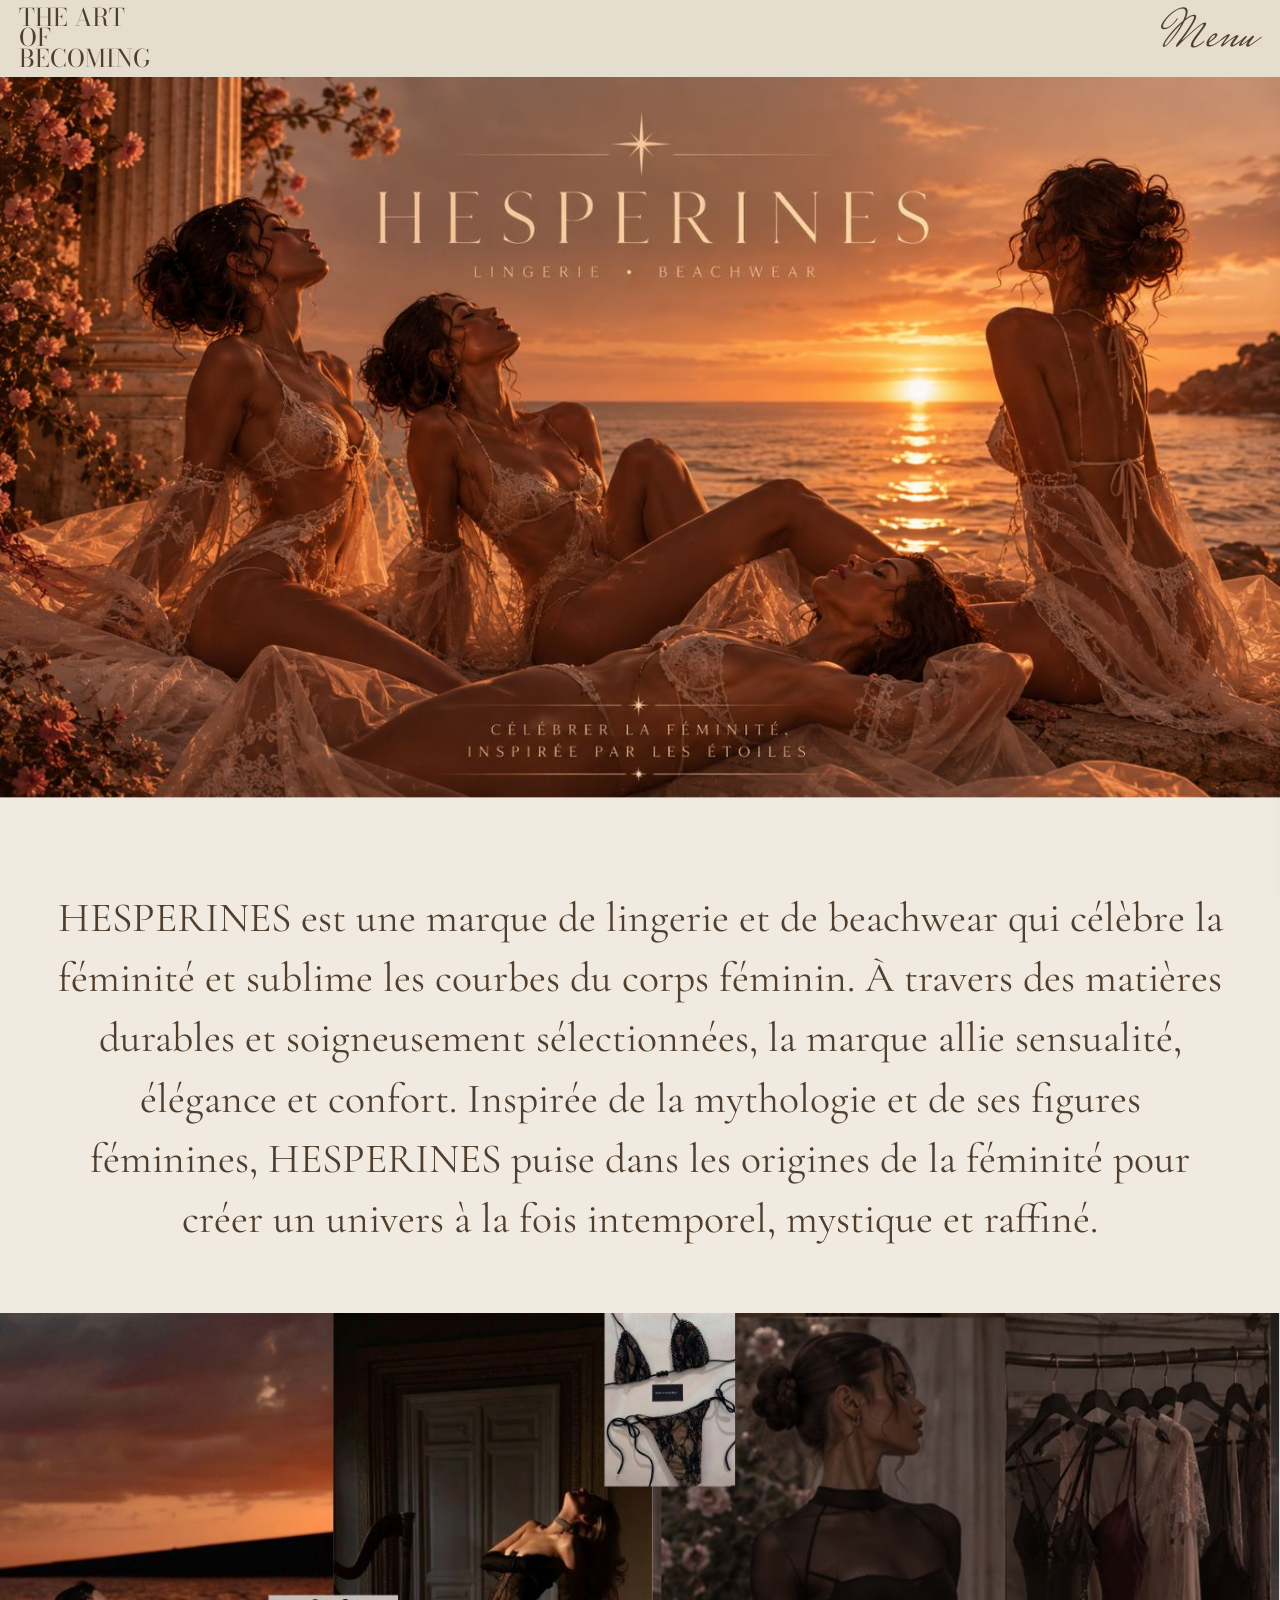
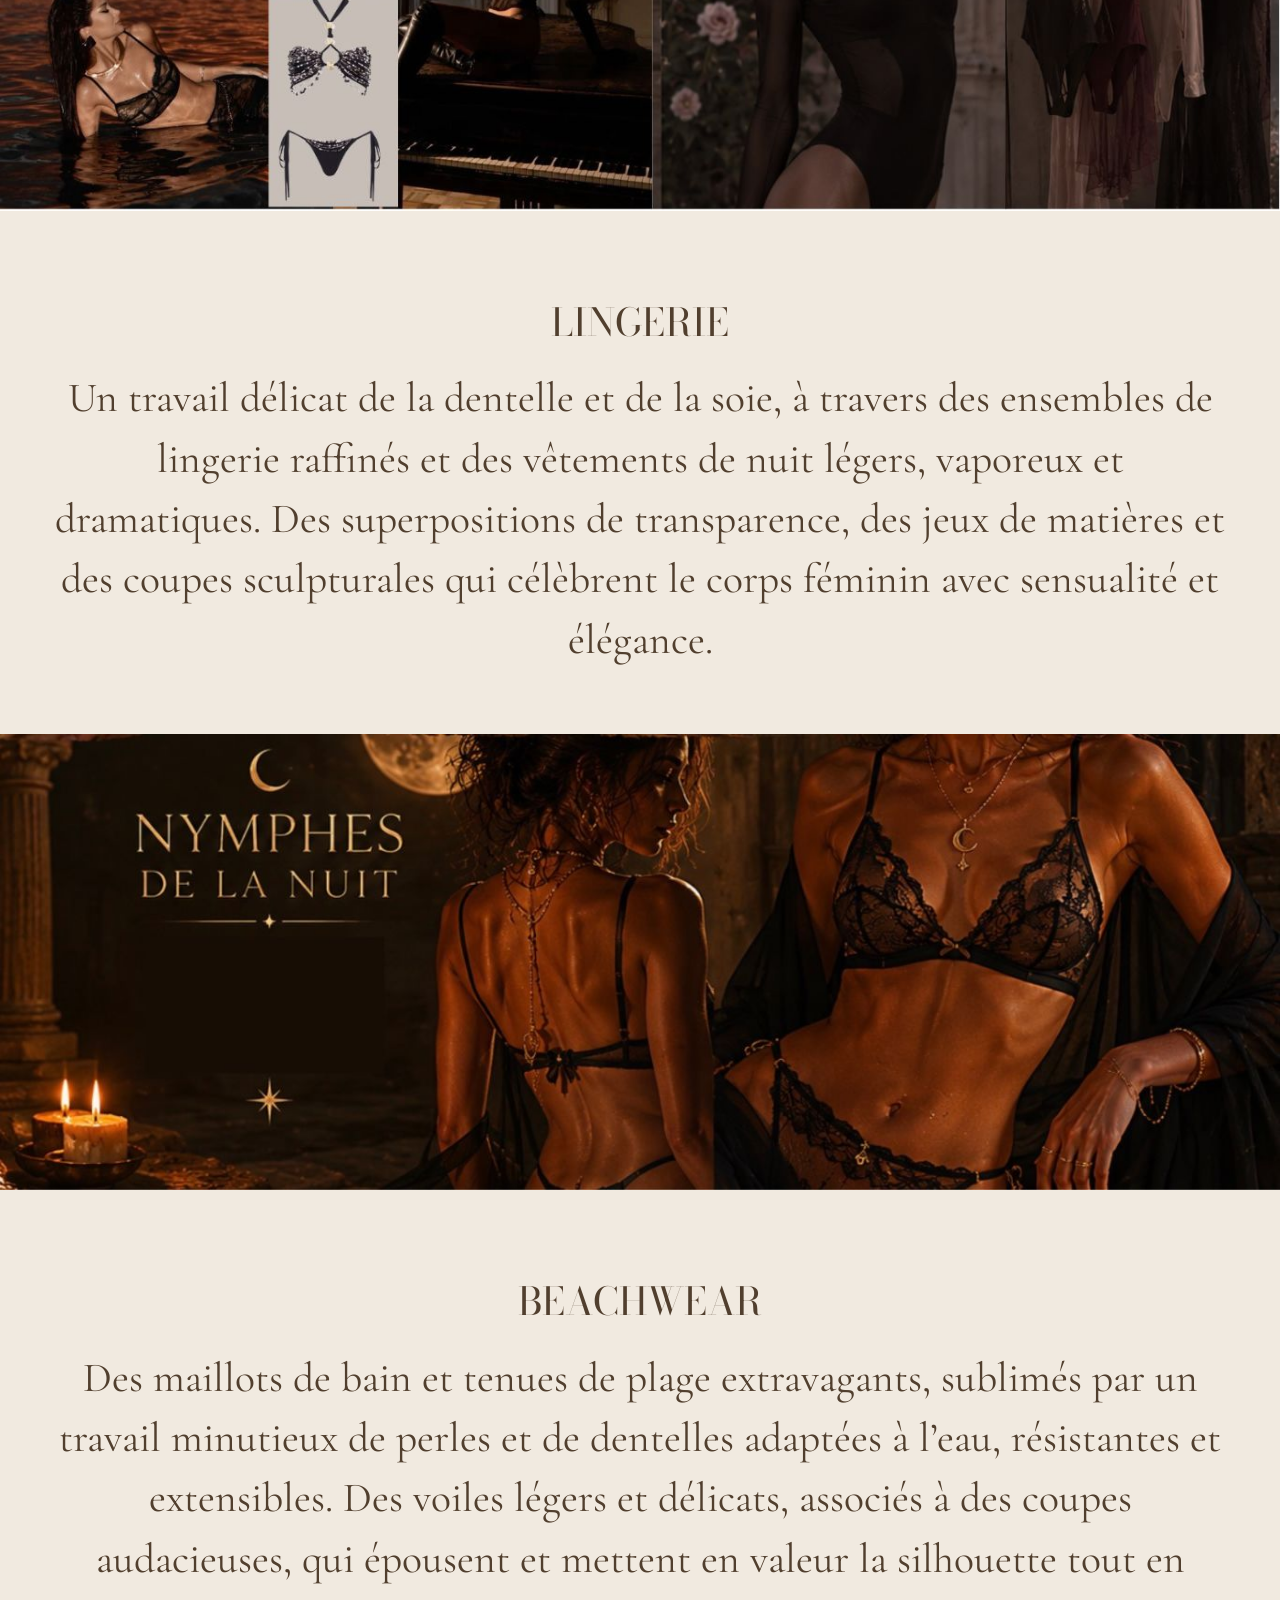
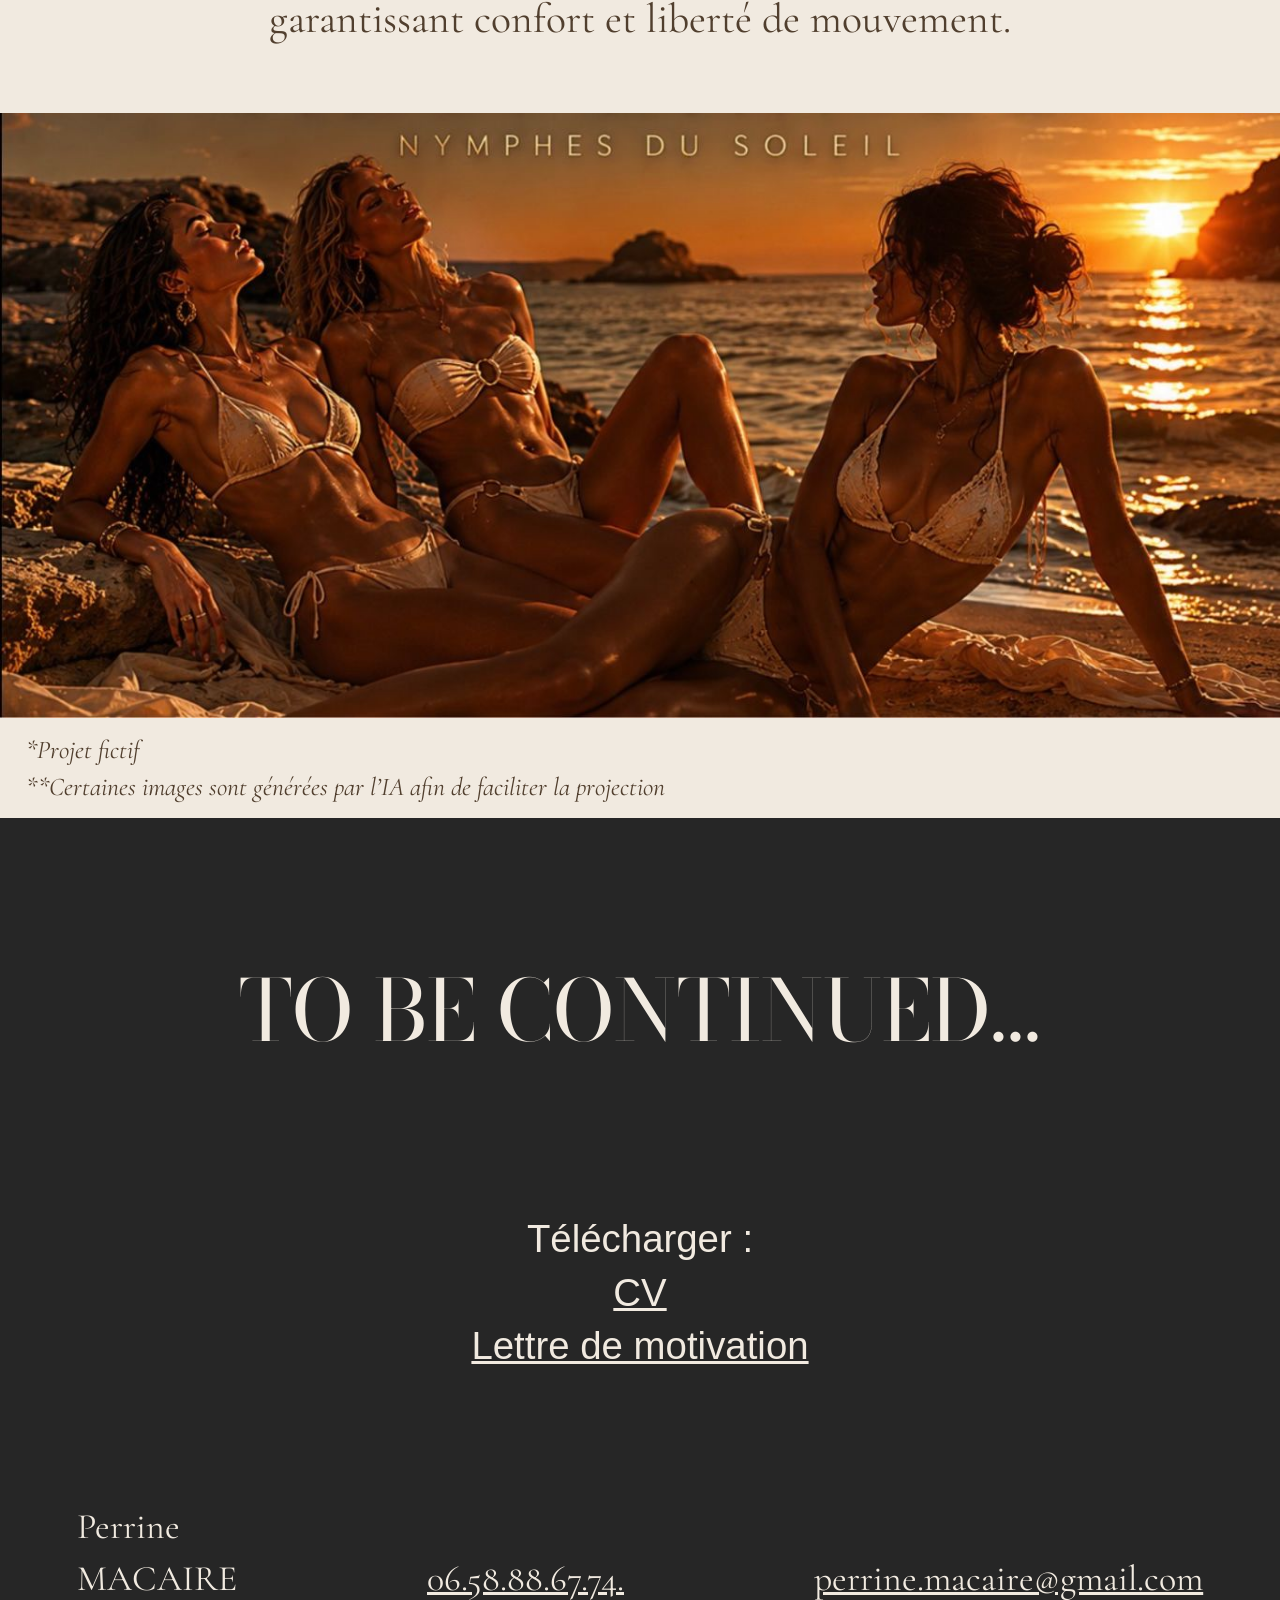
<file: hesperines.html>
<!doctype html><html lang="fr"><head><meta charset="utf-8"><meta name="viewport" content="width=device-width, initial-scale=1"><title>Hesperines — The Art of Becoming</title><link rel="stylesheet" href="style.css"><script defer src="script.js"></script></head><body class="hesp"><header class="top"><a class="brand" href="index.html">THE ART<br>OF<br>BECOMING</a><button class="menu-button" aria-expanded="false" aria-controls="menu">Menu</button></header><div class="overlay"></div><nav class="menu-panel" id="menu" inert aria-label="Navigation"><a href="galerie.html">LA GALERIE</a><a href="act-i.html">ACT I<small>The Art of Appearances</small></a><a href="act-ii.html">ACT II<small>Tragic Devotion</small></a><a href="act-iii.html">ACT III<small>Beautiful Anarchy</small></a><a href="#to-be-continued">TO BE CONTINUED</a></nav><main><img class="full" src="assets/hersperines1.jpg" alt="Hesperines — Lingerie et beachwear"><section class="centertext"><p>HESPERINES est une marque de lingerie et de beachwear qui célèbre la féminité et sublime les courbes du corps féminin. À travers des matières durables et soigneusement sélectionnées, la marque allie sensualité, élégance et confort. Inspirée de la mythologie et de ses figures féminines, HESPERINES puise dans les origines de la féminité pour créer un univers à la fois intemporel, mystique et raffiné.</p></section><img class="full" src="assets/hesperines2.jpg" alt="Moodboard"><section class="centertext"><h3>LINGERIE</h3><p>Un travail délicat de la dentelle et de la soie, à travers des ensembles de lingerie raffinés et des vêtements de nuit légers, vaporeux et dramatiques. Des superpositions de transparence, des jeux de matières et des coupes sculpturales qui célèbrent le corps féminin avec sensualité et élégance.</p></section><img class="full" src="assets/hesperines3.jpg" alt="Nymphes de la nuit"><section class="centertext"><h3>BEACHWEAR</h3><p>Des maillots de bain et tenues de plage extravagants, sublimés par un travail minutieux de perles et de dentelles adaptées à l’eau, résistantes et extensibles. Des voiles légers et délicats, associés à des coupes audacieuses, qui épousent et mettent en valeur la silhouette tout en garantissant confort et liberté de mouvement.</p></section><img class="full" src="assets/hesperines4.jpg" alt="Nymphes du soleil"><p class="note">*Projet fictif<br>**Certaines images sont générées par l’IA afin de faciliter la projection</p></main><footer id="to-be-continued"><h2>TO BE CONTINUED...</h2><div class="downloads">Télécharger :<a href="assets/cv.pdf" download>CV</a><a href="assets/lettre.pdf" download>Lettre de motivation</a></div><div class="contacts"><span>Perrine<br>MACAIRE</span><a href="tel:+33658886774">06.58.88.67.74.</a><a href="mailto:perrine.macaire@gmail.com">perrine.macaire@gmail.com</a></div></footer></body></html>
</file>
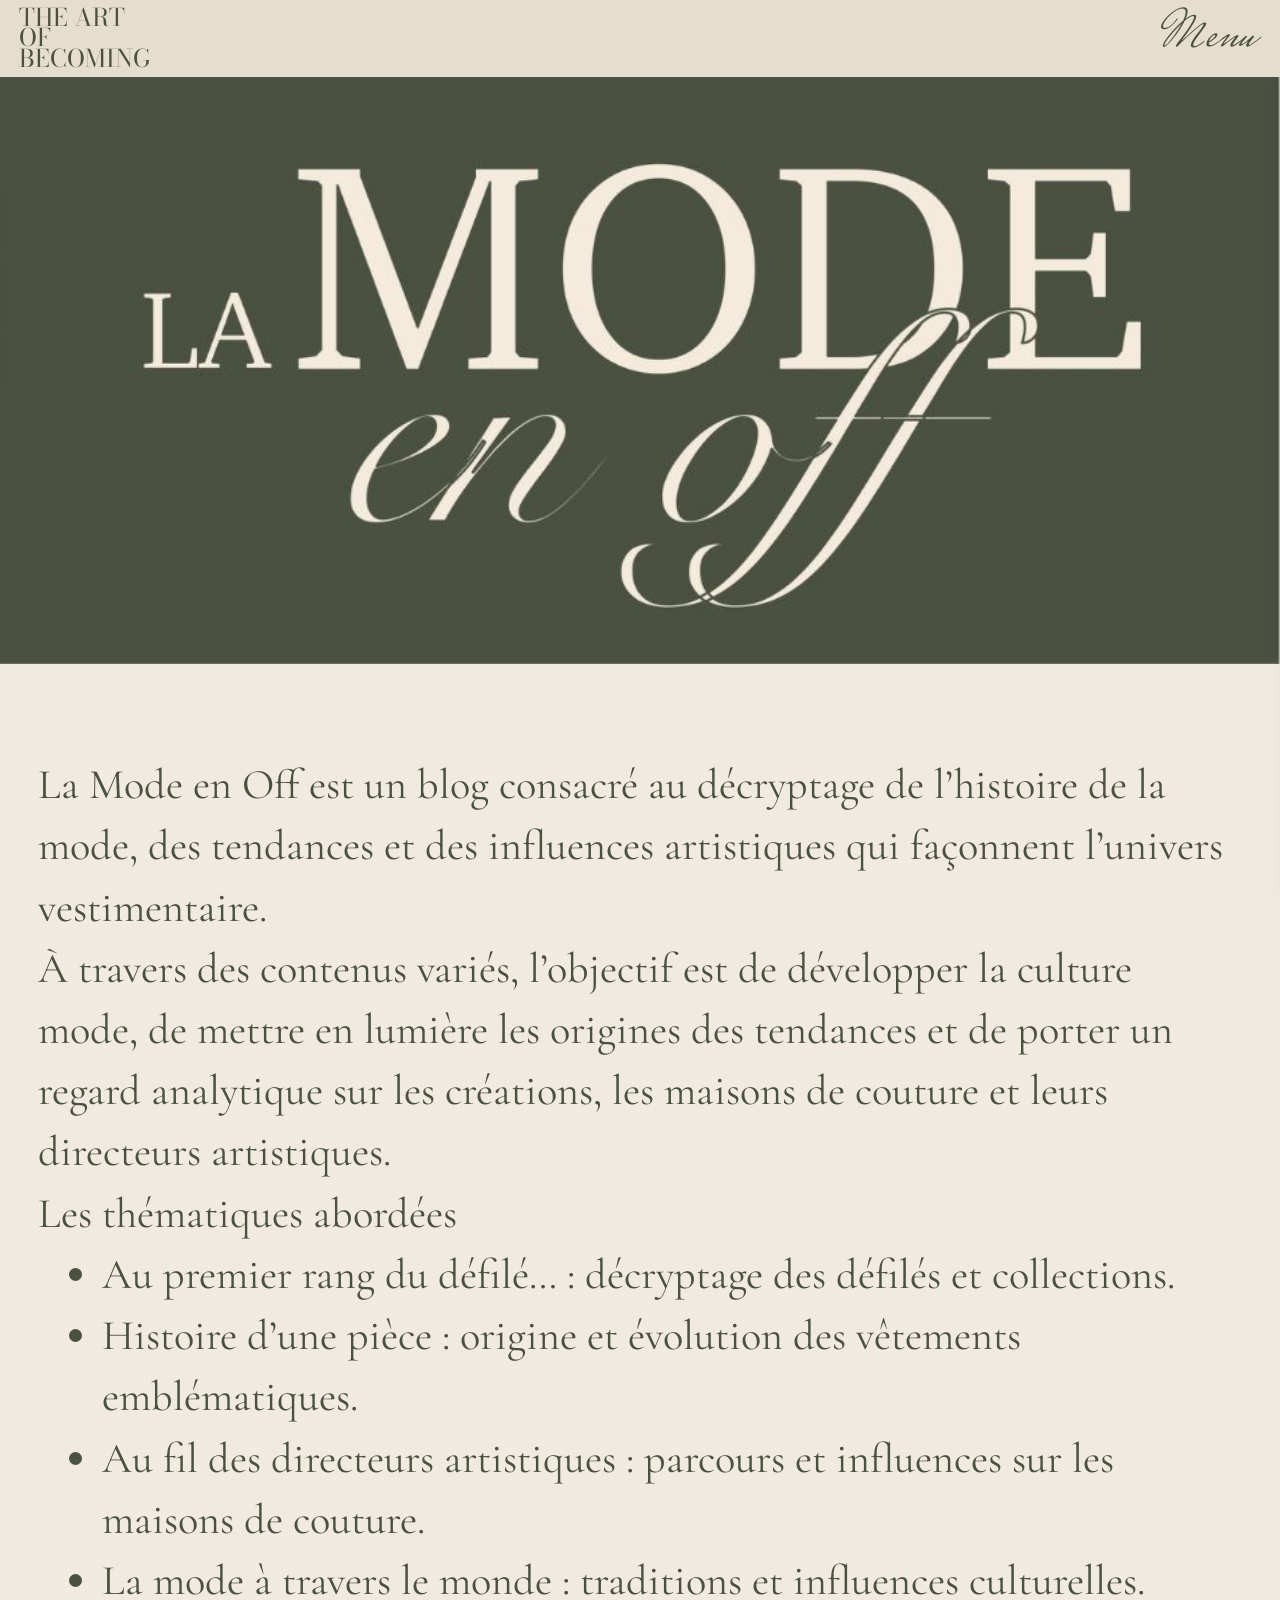
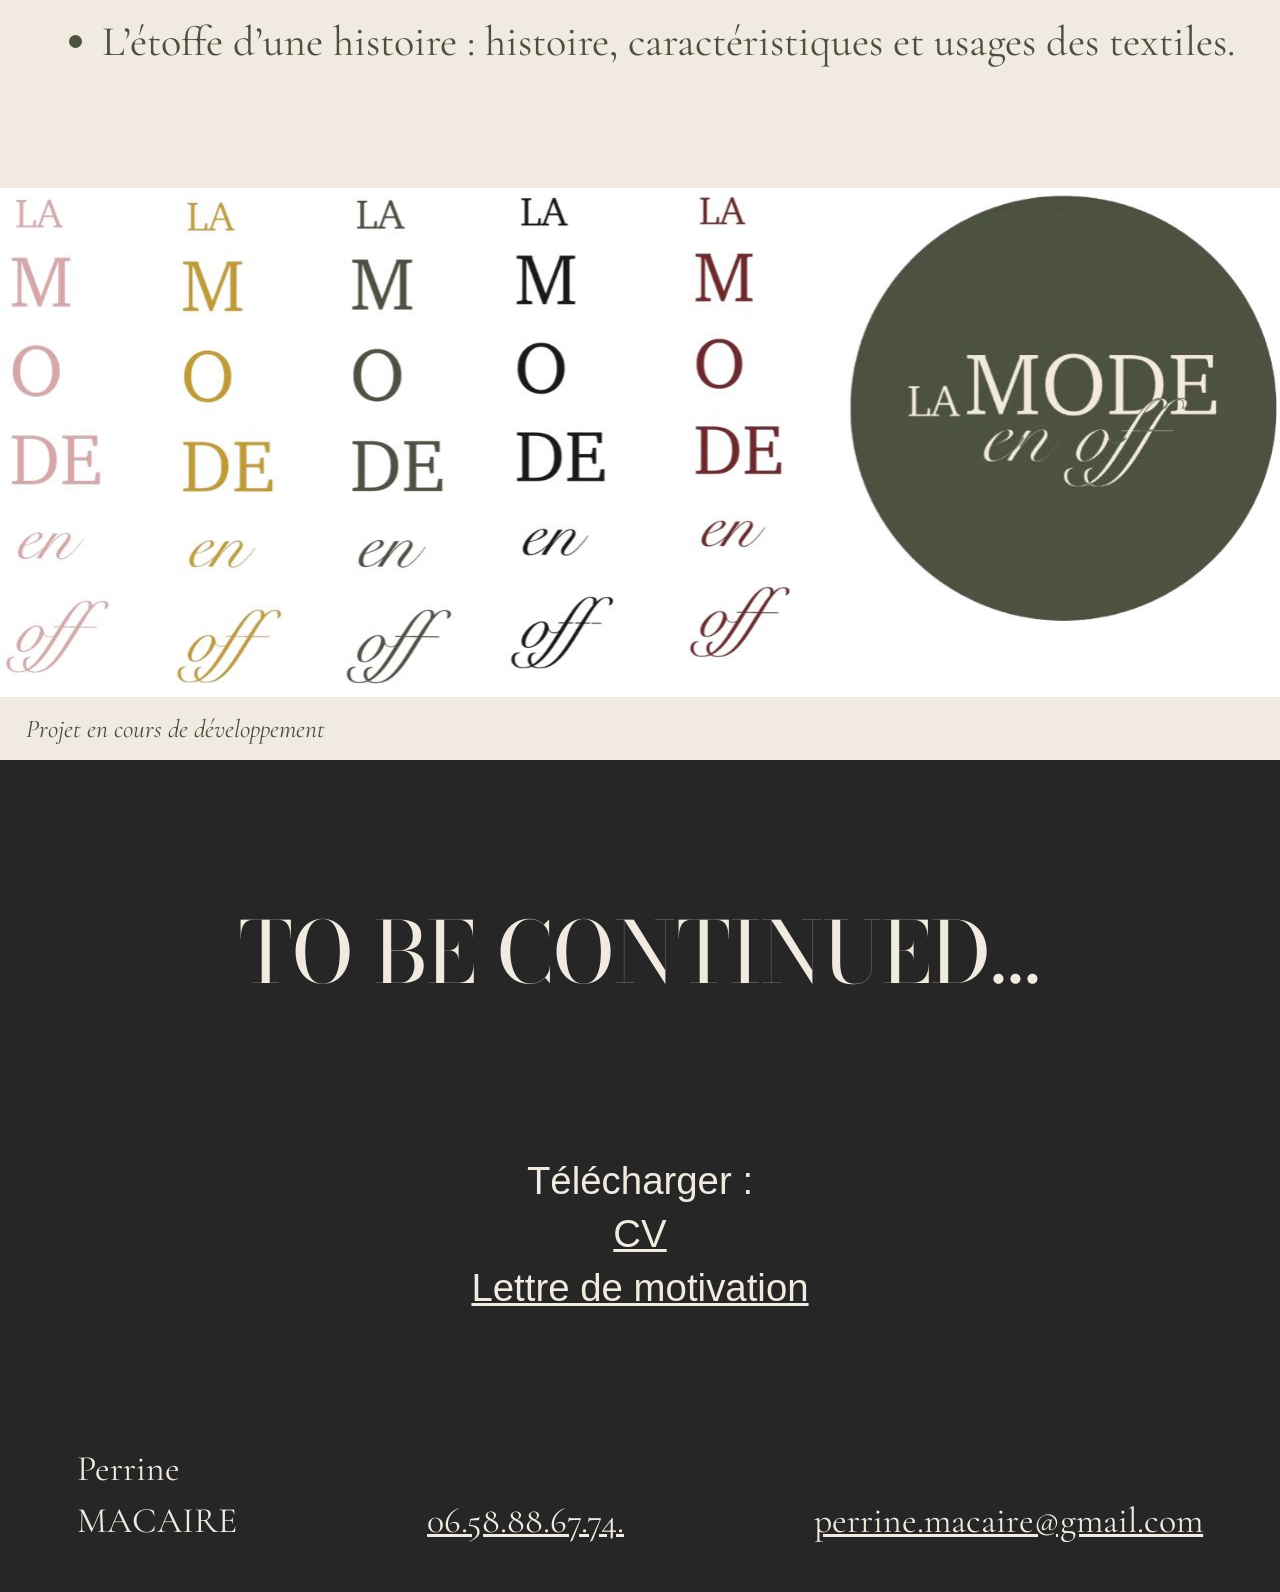
<file: la-mode-en-off.html>
<!doctype html><html lang="fr"><head><meta charset="utf-8"><meta name="viewport" content="width=device-width, initial-scale=1"><title>La Mode en Off — The Art of Becoming</title><link rel="stylesheet" href="style.css"><script defer src="script.js"></script></head><body class="lmo"><header class="top"><a class="brand" href="index.html">THE ART<br>OF<br>BECOMING</a><button class="menu-button" aria-expanded="false" aria-controls="menu">Menu</button></header><div class="overlay"></div><nav class="menu-panel" id="menu" inert aria-label="Navigation"><a href="galerie.html">LA GALERIE</a><a href="act-i.html">ACT I<small>The Art of Appearances</small></a><a href="act-ii.html">ACT II<small>Tragic Devotion</small></a><a href="act-iii.html">ACT III<small>Beautiful Anarchy</small></a><a href="#to-be-continued">TO BE CONTINUED</a></nav><main><img class="full" src="assets/lmo1.jpg" alt="La Mode en Off"><section class="lmotext"><p>La Mode en Off est un blog consacré au décryptage de l’histoire de la mode, des tendances et des influences artistiques qui façonnent l’univers vestimentaire.<br>À travers des contenus variés, l’objectif est de développer la culture mode, de mettre en lumière les origines des tendances et de porter un regard analytique sur les créations, les maisons de couture et leurs directeurs artistiques.</p><p>Les thématiques abordées</p><ul><li>Au premier rang du défilé… : décryptage des défilés et collections.</li><li>Histoire d’une pièce : origine et évolution des vêtements emblématiques.</li><li>Au fil des directeurs artistiques : parcours et influences sur les maisons de couture.</li><li>La mode à travers le monde : traditions et influences culturelles.</li><li>L’étoffe d’une histoire : histoire, caractéristiques et usages des textiles.</li></ul></section><img class="full" src="assets/lmo2.jpg" alt="Déclinaisons du logo"><p class="note">Projet en cours de développement</p></main><footer id="to-be-continued"><h2>TO BE CONTINUED...</h2><div class="downloads">Télécharger :<a href="assets/cv.pdf" download>CV</a><a href="assets/lettre.pdf" download>Lettre de motivation</a></div><div class="contacts"><span>Perrine<br>MACAIRE</span><a href="tel:+33658886774">06.58.88.67.74.</a><a href="mailto:perrine.macaire@gmail.com">perrine.macaire@gmail.com</a></div></footer></body></html>
</file>
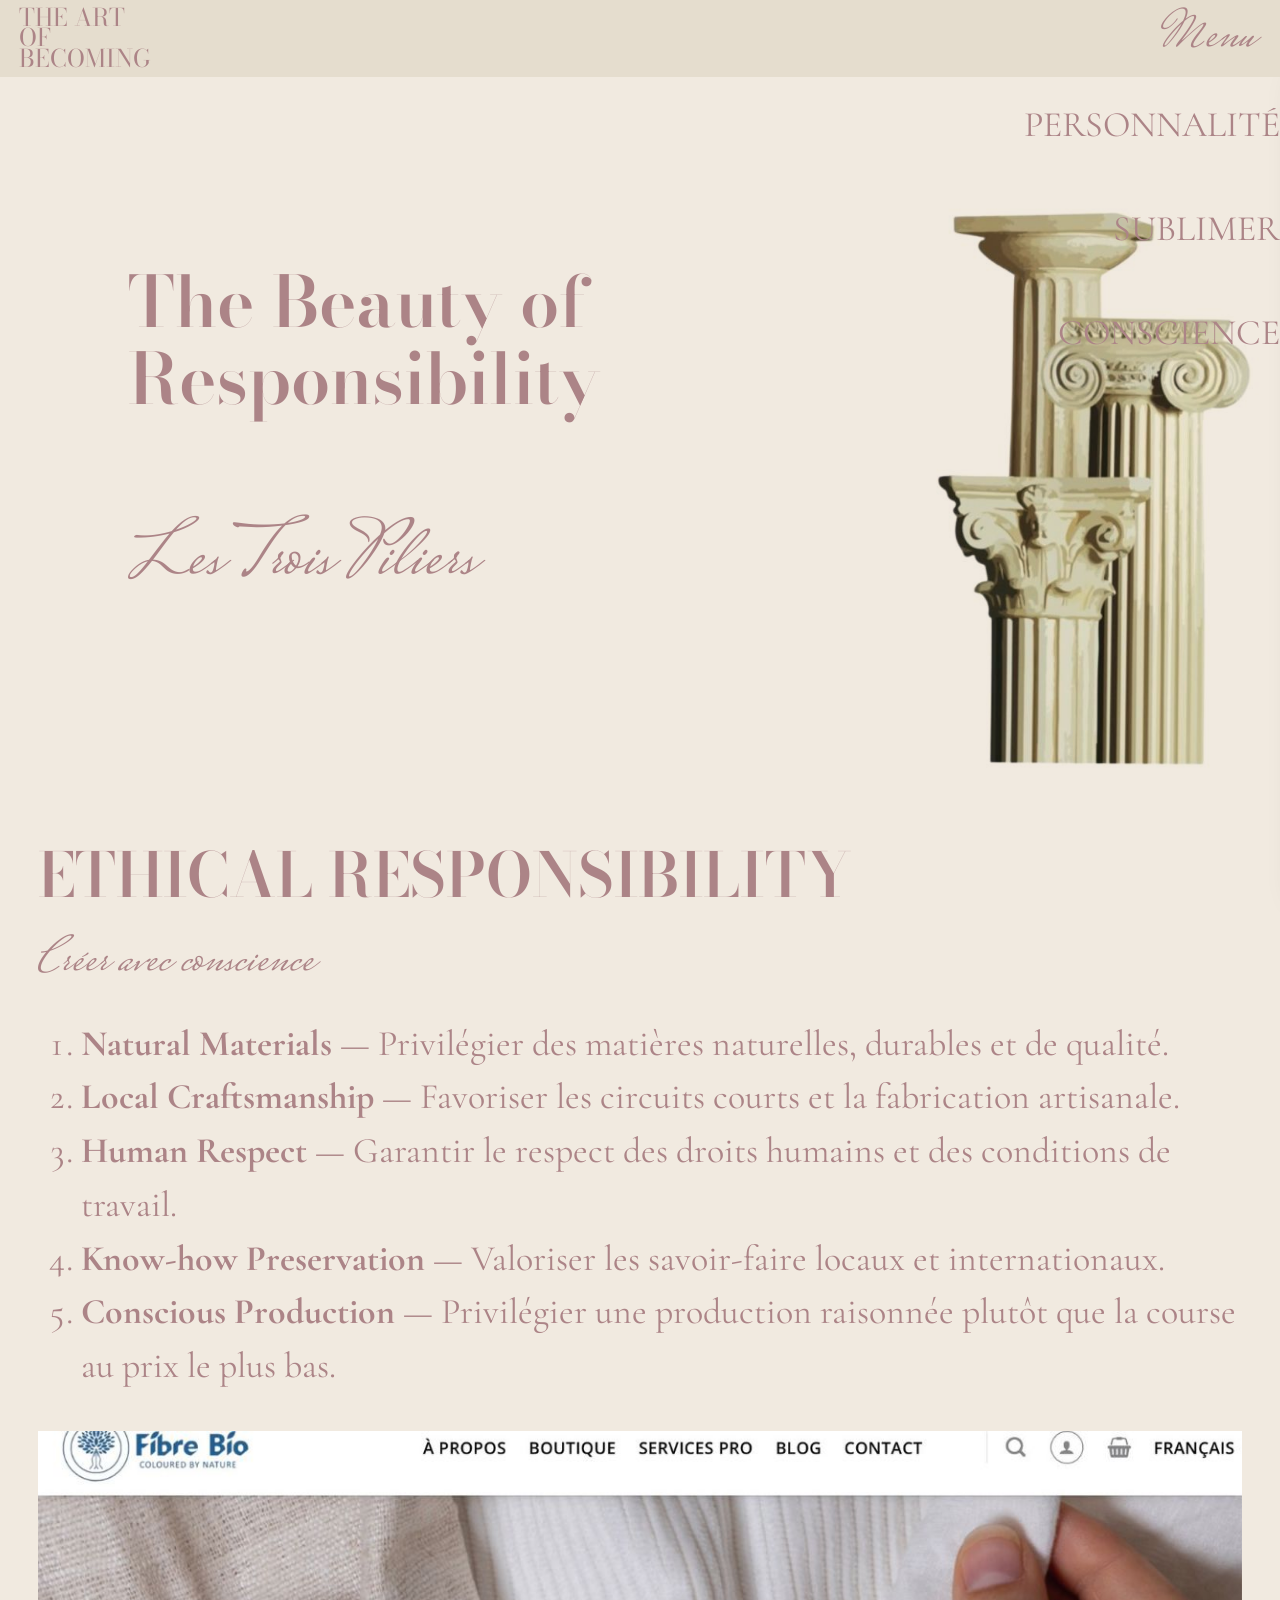
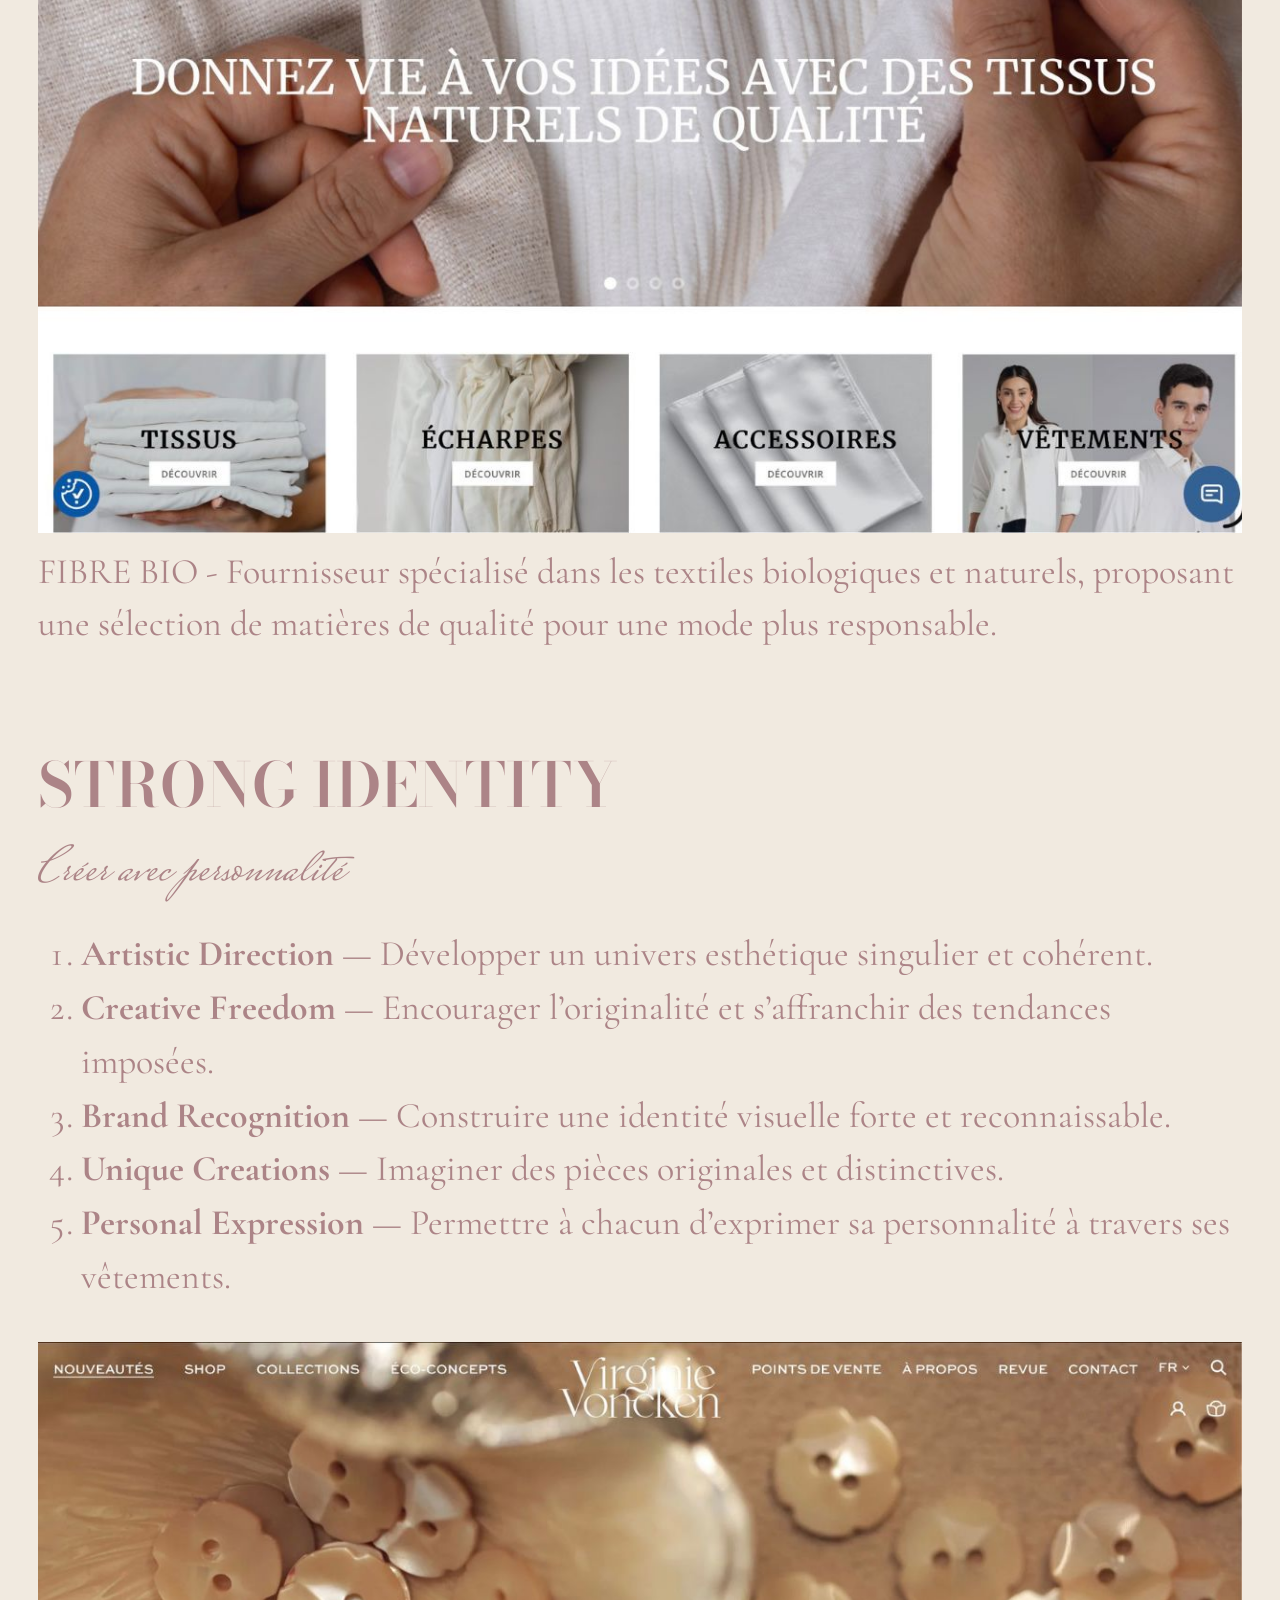
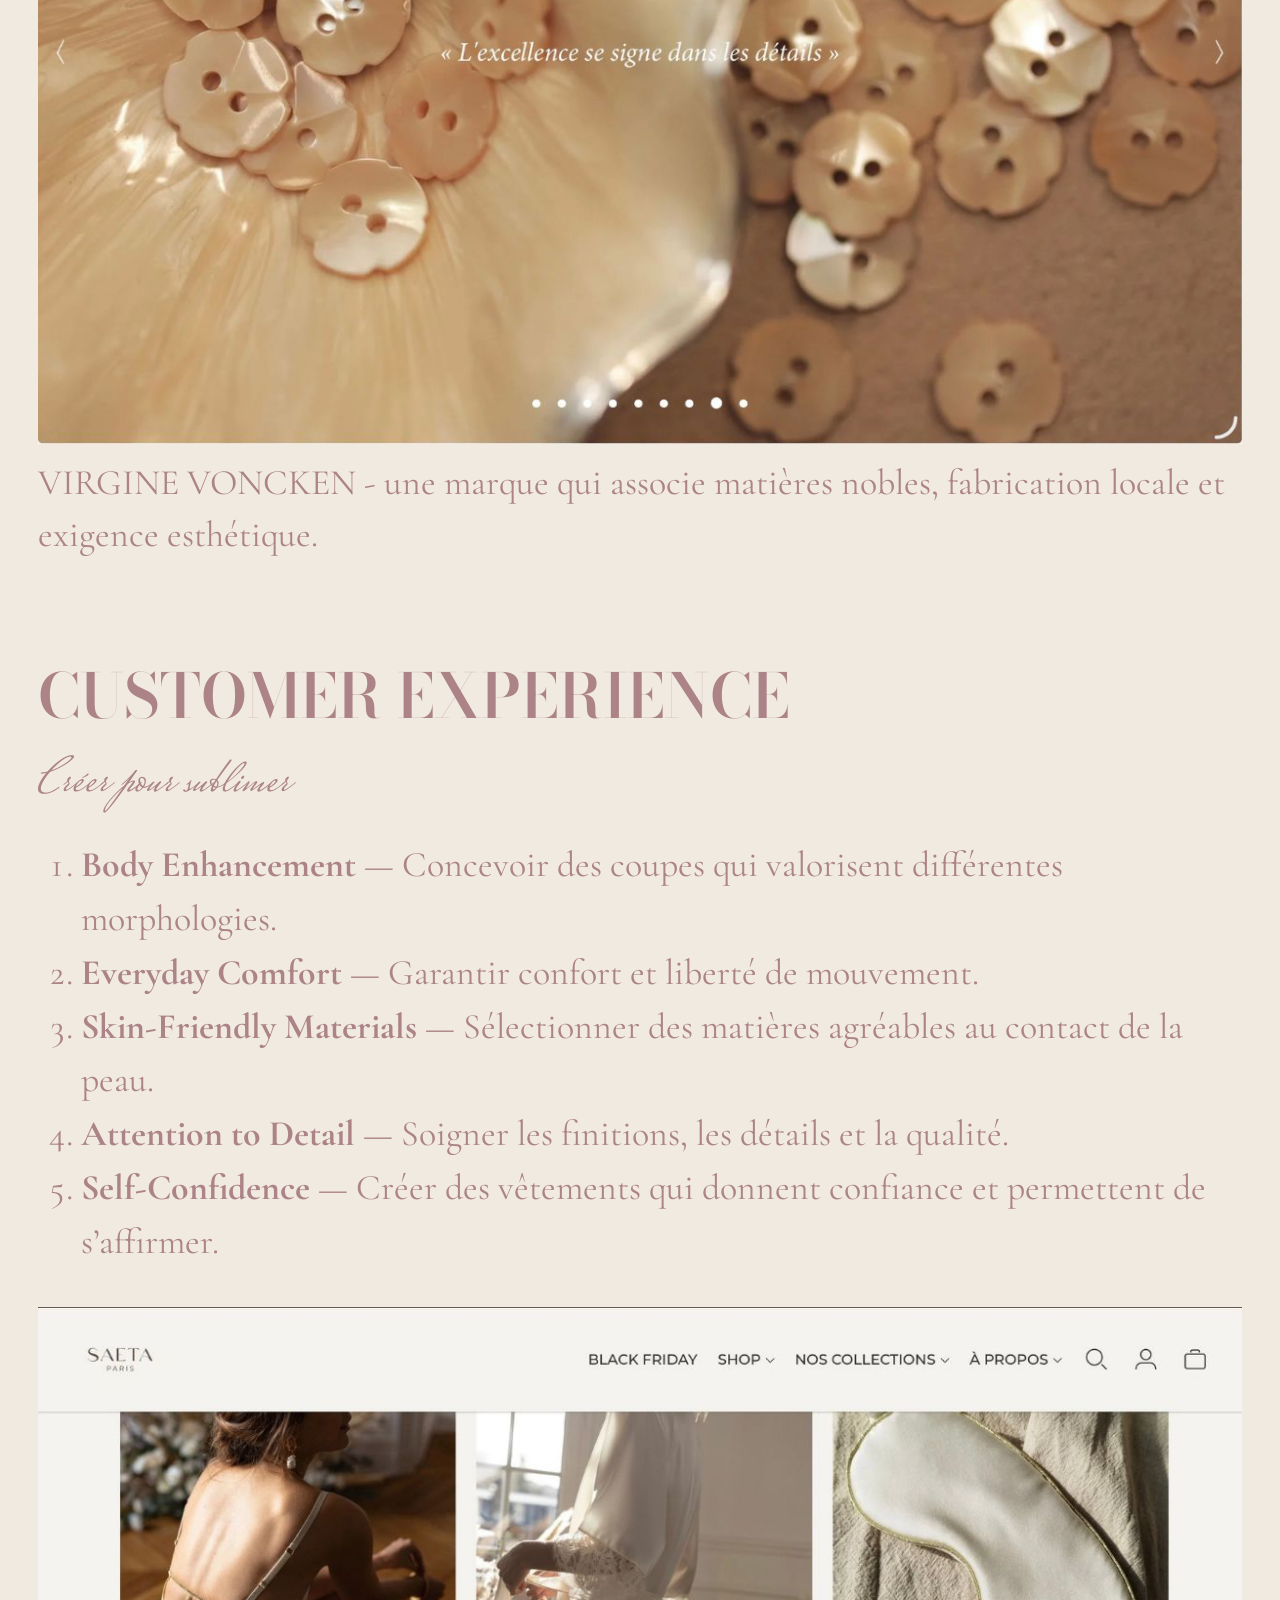
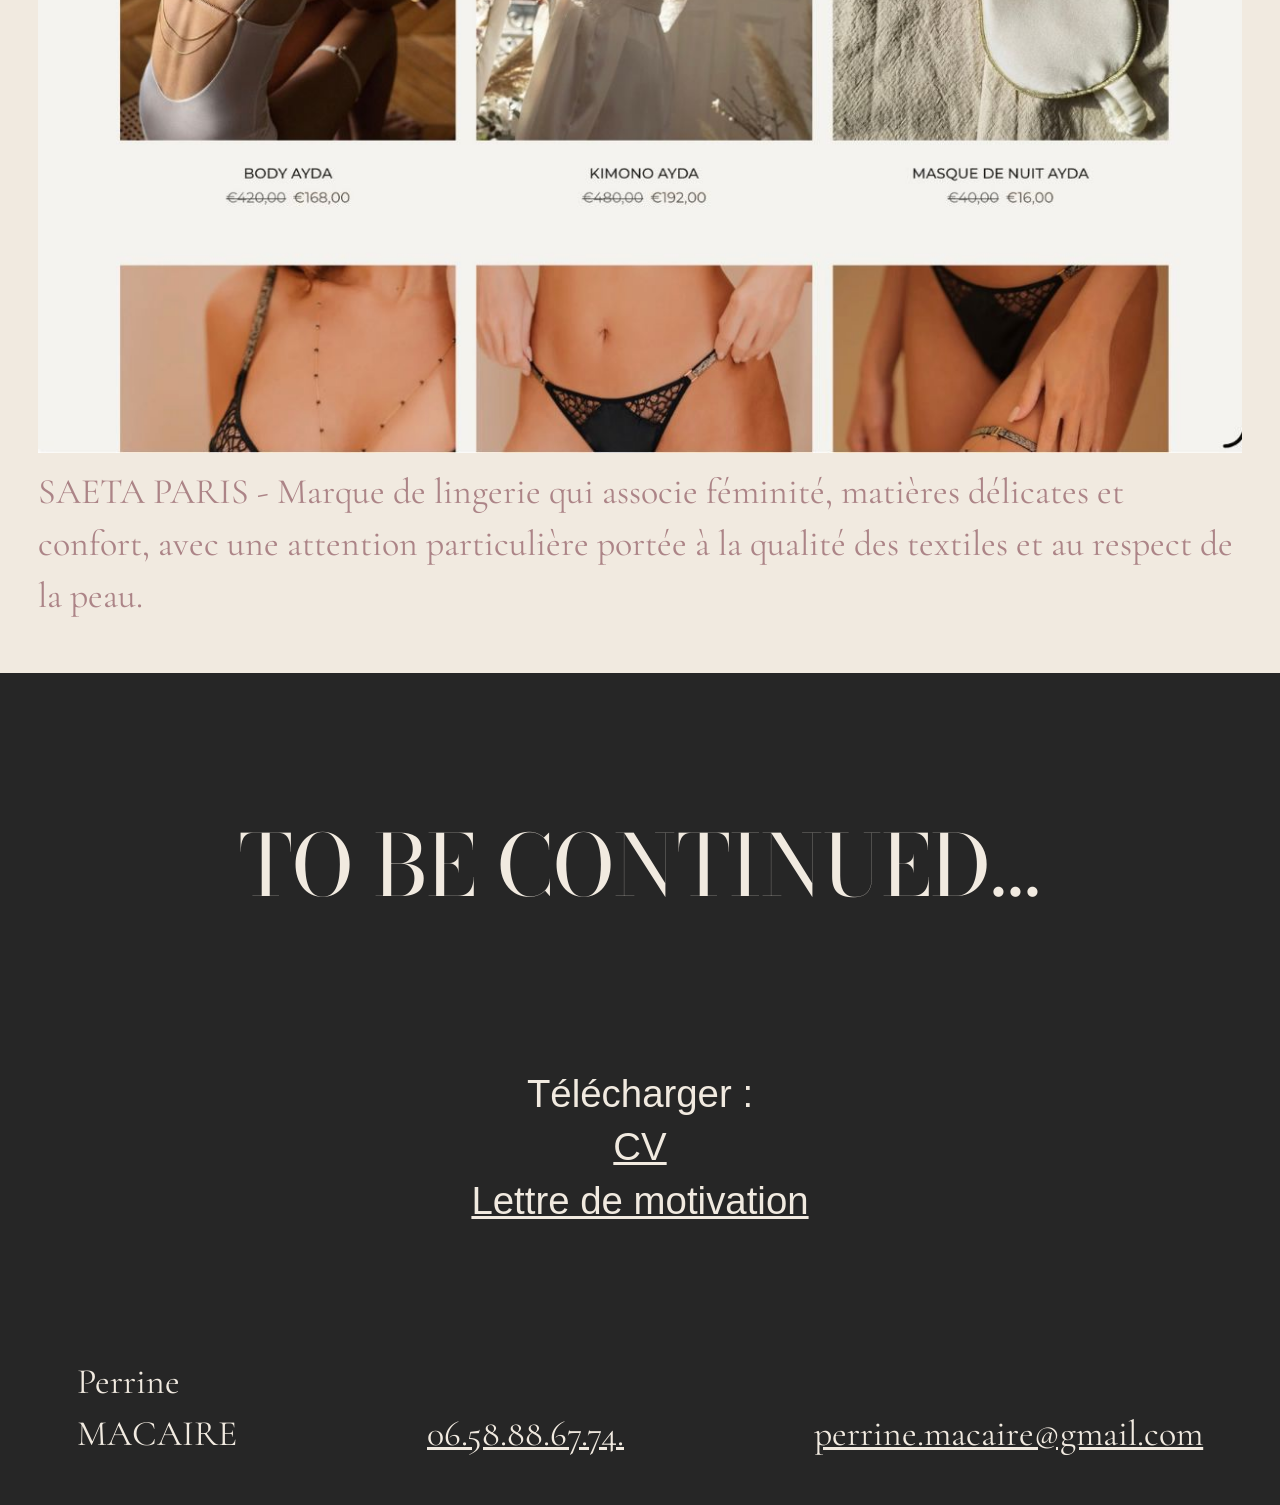
<file: responsabilite.html>
<!doctype html><html lang="fr"><head><meta charset="utf-8"><meta name="viewport" content="width=device-width, initial-scale=1"><title>Les Trois Piliers — The Art of Becoming</title><link rel="stylesheet" href="style.css"><script defer src="script.js"></script></head><body class="pillars"><header class="top"><a class="brand" href="index.html">THE ART<br>OF<br>BECOMING</a><button class="menu-button" aria-expanded="false" aria-controls="menu">Menu</button></header><div class="overlay"></div><nav class="menu-panel" id="menu" inert aria-label="Navigation"><a href="galerie.html">LA GALERIE</a><a href="act-i.html">ACT I<small>The Art of Appearances</small></a><a href="act-ii.html">ACT II<small>Tragic Devotion</small></a><a href="act-iii.html">ACT III<small>Beautiful Anarchy</small></a><a href="#to-be-continued">TO BE CONTINUED</a></nav><main><section class="pillarhero"><div><h1>The Beauty of<br>Responsibility</h1><div class="script">Les Trois Piliers</div></div><img class="" src="assets/pilliers.jpg" alt="Colonnes antiques"><div class="words">PERSONNALITÉ<br><br>SUBLIMER<br><br>CONSCIENCE</div></section><section class="pillar"><h2>ETHICAL RESPONSIBILITY</h2><div class="script">Créer avec conscience</div><ol><li><strong>Natural Materials</strong> — Privilégier des matières naturelles, durables et de qualité.</li><li><strong>Local Craftsmanship</strong> — Favoriser les circuits courts et la fabrication artisanale.</li><li><strong>Human Respect</strong> — Garantir le respect des droits humains et des conditions de travail.</li><li><strong>Know-how Preservation</strong> — Valoriser les savoir-faire locaux et internationaux.</li><li><strong>Conscious Production</strong> — Privilégier une production raisonnée plutôt que la course au prix le plus bas.</li></ol><img class="" src="assets/fibrebio.jpg" alt="FIBRE BIO - Fournisseur spécialisé dans les textiles biologiques et naturels, proposant une sélection de matières de qualité pour une mode plus responsable."><p>FIBRE BIO - Fournisseur spécialisé dans les textiles biologiques et naturels, proposant une sélection de matières de qualité pour une mode plus responsable.</p></section><section class="pillar"><h2>STRONG IDENTITY</h2><div class="script">Créer avec personnalité</div><ol><li><strong>Artistic Direction</strong> — Développer un univers esthétique singulier et cohérent.</li><li><strong>Creative Freedom</strong> — Encourager l’originalité et s’affranchir des tendances imposées.</li><li><strong>Brand Recognition</strong> — Construire une identité visuelle forte et reconnaissable.</li><li><strong>Unique Creations</strong> — Imaginer des pièces originales et distinctives.</li><li><strong>Personal Expression</strong> — Permettre à chacun d’exprimer sa personnalité à travers ses vêtements.</li></ol><img class="" src="assets/virginie.jpg" alt="VIRGINE VONCKEN - une marque qui associe matières nobles, fabrication locale et exigence esthétique."><p>VIRGINE VONCKEN - une marque qui associe matières nobles, fabrication locale et exigence esthétique.</p></section><section class="pillar"><h2>CUSTOMER EXPERIENCE</h2><div class="script">Créer pour sublimer</div><ol><li><strong>Body Enhancement</strong> — Concevoir des coupes qui valorisent différentes morphologies.</li><li><strong>Everyday Comfort</strong> — Garantir confort et liberté de mouvement.</li><li><strong>Skin-Friendly Materials</strong> — Sélectionner des matières agréables au contact de la peau.</li><li><strong>Attention to Detail</strong> — Soigner les finitions, les détails et la qualité.</li><li><strong>Self-Confidence</strong> — Créer des vêtements qui donnent confiance et permettent de s’affirmer.</li></ol><img class="" src="assets/saeta.jpg" alt="SAETA PARIS - Marque de lingerie qui associe féminité, matières délicates et confort, avec une attention particulière portée à la qualité des textiles et au respect de la peau."><p>SAETA PARIS - Marque de lingerie qui associe féminité, matières délicates et confort, avec une attention particulière portée à la qualité des textiles et au respect de la peau.</p></section></main><footer id="to-be-continued"><h2>TO BE CONTINUED...</h2><div class="downloads">Télécharger :<a href="assets/cv.pdf" download>CV</a><a href="assets/lettre.pdf" download>Lettre de motivation</a></div><div class="contacts"><span>Perrine<br>MACAIRE</span><a href="tel:+33658886774">06.58.88.67.74.</a><a href="mailto:perrine.macaire@gmail.com">perrine.macaire@gmail.com</a></div></footer></body></html>
</file>
<file: style.css>
@import url('https://fonts.googleapis.com/css2?family=Bodoni+Moda:opsz,wght@6..96,400;6..96,600&family=Cormorant+Garamond:ital,wght@0,400;0,600;1,400&family=Mrs+Saint+Delafield&display=swap');
:root{--ivory:#F1EAE0;--red:#7A0920;--gray:#85817E;--dark:#262626;--pink:#AC8487;--brown:#513F2E;--green:#4B503F;--beige:#e5ddce;--display:'Bodoni FLF','Bodoni Moda',Didot,serif;--body:'Cormorant Garamond',Georgia,serif;--script:'Monsieur La Doulaise Static','Mrs Saint Delafield','Snell Roundhand',cursive}*{box-sizing:border-box}html{scroll-behavior:smooth}body{margin:0;background:var(--ivory);color:var(--gray);font-family:var(--body);font-size:clamp(20px,2.5vw,36px);line-height:1.45}h1,h2,h3,p,figure{margin:0}h1,h2,h3{font-family:var(--display);font-weight:400;line-height:1.1}h1{font-size:clamp(42px,6.4vw,100px)}h2{font-size:clamp(34px,5.8vw,82px)}h3{font-size:clamp(26px,3vw,45px)}a{color:inherit}button{font:inherit;color:inherit;cursor:pointer}img{display:block;max-width:100%}.script{font-family:var(--script);font-weight:400;line-height:1.1}.top{position:sticky;top:0;z-index:20;height:clamp(55px,6vw,80px);display:flex;align-items:center;justify-content:space-between;padding:0 2%;background:var(--navbg);color:var(--navfg)}.brand{font-family:var(--display);font-size:clamp(14px,1.8vw,25px);line-height:.85;text-decoration:none}.menu-button{border:0;background:none;font-family:var(--script);font-size:clamp(36px,4.5vw,65px);z-index:24}.menu-panel{position:fixed;top:clamp(55px,6vw,80px);right:0;bottom:0;width:min(520px,90vw);background:var(--navbg);color:var(--navfg);padding:5vh 5vw;overflow:auto;transform:translateX(105%);transition:transform .35s;z-index:22;box-shadow:-8px 0 30px #0002}.menu-panel.open{transform:translateX(0)}.menu-panel a{display:block;text-decoration:none;margin:0 0 1.4em;font-family:var(--display);font-size:clamp(23px,2.6vw,36px)}.menu-panel small{display:block;font-family:var(--body);font-style:italic}.overlay{position:fixed;inset:0;background:#0005;z-index:21;display:none}.overlay.open{display:block}.home{--navbg:var(--red);--navfg:var(--ivory)}.home .top{border-bottom:1px solid var(--ivory)}.cover{min-height:calc(100svh - 80px);background:var(--red);color:var(--ivory);position:relative;display:flex;align-items:center;justify-content:space-between;padding:5% 2% 10%;gap:3%}.cover h1{line-height:.82}.cover .script{font-size:clamp(30px,4.5vw,65px);align-self:center;text-align:right}.credit{position:absolute;right:2%;bottom:5%;text-align:right;font-size:clamp(18px,2vw,28px)}.intro{text-align:center;padding:9vw 6vw;min-height:55vh;display:flex;flex-direction:column;justify-content:center;gap:3vw}.intro .script{font-size:clamp(32px,4vw,60px)}.prologue p{margin-top:5vw}.gallery-link{min-height:55vw;max-height:85vh;position:relative;display:grid;place-items:center;background:repeating-linear-gradient(to bottom,#e5ddce 0,#e5ddce 8vw,#b6afa4 8.1vw,#f1eae0 10vw,#f1eae0 14vw);overflow:hidden}.gallery-link>img{position:absolute;left:0;bottom:0;height:100%;width:29%;object-fit:cover;object-position:left}.gallery-card{position:relative;background:var(--gray);color:var(--ivory);width:32%;aspect-ratio:1;display:flex;flex-direction:column;align-items:center;justify-content:center;gap:2vw;box-shadow:8px 8px 15px #0004;margin-left:9%}.gallery-card h3{font-size:clamp(22px,3.5vw,48px)}.gallery-card a{font-size:clamp(17px,2vw,28px)}footer{background:var(--dark);color:var(--ivory);padding:8vw 6vw 4vw;text-align:center;min-height:55vh}footer h2{margin-bottom:8vw}footer .downloads{font-family:Arial,sans-serif;font-weight:300;font-size:clamp(18px,2.4vw,32px)}footer .downloads a{display:block}footer .contacts{display:flex;justify-content:space-between;align-items:end;text-align:left;gap:2vw;margin-top:8vw;font-size:clamp(18px,2.5vw,32px)}.act1{--navbg:var(--red);--navfg:var(--ivory)}.act1 .intro{color:var(--red)}.act2{--navbg:var(--dark);--navfg:var(--gray)}.act2 .intro{background:var(--red);color:var(--gray)}.act3,.pillars{--navbg:var(--beige);--navfg:var(--pink);color:var(--pink)}.editorial{padding:6vw 5.5vw 8vw}.editorial h2{color:var(--red);margin-bottom:5vw}.editorial p{text-align:justify;margin-bottom:5vw}.photos{display:flex;justify-content:space-around;align-items:stretch;gap:5vw}.photos img{width:40%;object-fit:cover}.photos.three{gap:2vw}.photos.three img{width:calc((100% - 4vw)/3);aspect-ratio: .82;object-fit:cover}.explore{padding:2vw 0 4vw;color:#171310}.explore h2{text-align:center;color:var(--red);font-size:clamp(40px,6vw,85px);margin-bottom:3vw}.artgrid{display:grid;grid-template-columns:25% 29% 46%;align-items:start}.artgrid img{width:100%}.artgrid figcaption{font-size:clamp(16px,1.9vw,27px);line-height:1.35;padding:0 .5vw}.artgrid.second{grid-template-columns:27% 49% 24%}.quote{text-align:center;font-family:var(--script);font-size:clamp(28px,3.6vw,50px);padding:4vw 3vw 0;line-height:1.25}.projects{background:var(--pink);color:var(--ivory);padding:5vw 10vw 3vw;text-align:center}.projects h2{margin-bottom:6vw}.projectgrid{display:grid;grid-template-columns:1fr 1fr;gap:4vw 18vw}.project{background:var(--beige);color:var(--gray);padding:3vw;font-size:clamp(17px,1.9vw,26px);box-shadow:5px 5px 15px #0001}.project img{width:100%;margin-bottom:1vw}.project.wide{grid-column:1/-1;color:var(--pink)}.project.wide a{color:var(--gray);display:block;margin-top:2vw}.hesp{--navbg:var(--beige);--navfg:var(--brown);color:var(--brown)}.lmo{--navbg:var(--beige);--navfg:var(--green);color:var(--green)}.full{width:100%;height:auto}.centertext{text-align:center;padding:5vw 4vw}.centertext h3{margin-bottom:2vw}.lmotext{padding:5vw 4vw}.lmotext ul{margin:0;padding-left:1.5em}.note{padding:1vw 2vw;font-style:italic;font-size:clamp(17px,2vw,26px)}.pillarhero{position:relative;min-height:55vw;display:flex;align-items:center;padding:8vw 10vw;overflow:hidden}.pillarhero>img{position:absolute;right:0;bottom:0;width:29%;max-height:85%;object-fit:contain;mix-blend-mode:multiply}.pillarhero h1{font-size:clamp(35px,5.5vw,75px);font-weight:600}.pillarhero .script{font-size:clamp(35px,5.5vw,75px);margin-top:8vw}.pillarhero .words{position:absolute;right:1%;top:3%;font-size:clamp(15px,2.5vw,35px);text-align:right}.pillar{padding:4vw 3vw}.pillar h2{font-weight:600;font-size:clamp(30px,4.8vw,66px)}.pillar .script{font-size:clamp(30px,4vw,55px);margin:2vw 0}.pillar ol{padding-left:1.2em;margin:2vw 0}.pillar img{width:100%;margin:3vw 0 1vw}.galerie{--navbg:var(--ivory);--navfg:var(--gray)}.galerie .intro{background:var(--gray);color:var(--ivory);min-height:65vh}.galerie .intro p{text-align:justify;margin-top:5vw}.gallery-stage{position:relative;background:#171717;color:var(--ivory);overflow:hidden}.slide{display:none;min-height:56vw;background-size:cover;background-position:center;padding:5vw 4vw 4vw;position:relative}.slide.active{display:block;animation:appear .45s ease}.slide h3{font-family:var(--body);font-size:clamp(27px,3.5vw,50px);margin-bottom:4vw}.slide-content{display:flex;align-items:center;gap:3vw}.slide-content img{width:27%;max-height:42vw;object-fit:contain}.slide-content p{text-align:justify;margin-bottom:2vw}.slide-content .copy{flex:1}.slide.reverse .slide-content{flex-direction:row-reverse}.slide.reverse h3{text-align:right}.slide.center h3{text-align:center}.slide.mugler .slide-content img{width:25%}.arrows{display:flex;justify-content:space-between;align-items:center;padding:1vw 3vw;background:var(--dark)}.arrows button{background:none;border:1px solid #f1eae088;border-radius:50%;width:48px;height:48px;font-size:30px;line-height:1}.curtain{position:fixed;inset:0;z-index:100;display:flex;align-items:center;justify-content:center;color:var(--ivory);overflow:hidden}.curtain:before,.curtain:after{content:'';position:absolute;top:0;bottom:0;width:50.2%;background:repeating-linear-gradient(90deg,#420515 0%,#7a0920 8%,#a01a35 13%,#590619 22%);transition:transform 1.4s cubic-bezier(.7,0,.3,1)}.curtain:before{left:0}.curtain:after{right:0}.curtain button{position:relative;z-index:1;background:#7a0920;border:1px solid var(--ivory);padding:1em 2em;font-family:var(--display);font-size:clamp(22px,3vw,40px)}.curtain.open:before{transform:translateX(-101%)}.curtain.open:after{transform:translateX(101%)}.curtain.open button{opacity:0;pointer-events:none}@keyframes appear{from{opacity:.25}to{opacity:1}}@media(max-width:650px){.cover{min-height:75svh;flex-direction:column;align-items:flex-start;justify-content:center;gap:25px}.cover .script{align-self:flex-end}.intro{padding:14vw 6vw;gap:6vw}.gallery-card{width:48%}.gallery-link{min-height:65vw}.photos{gap:3vw}.editorial{padding:10vw 5vw}.editorial p,.slide-content p{text-align:left}.artgrid{grid-template-columns:1fr 1fr 1fr}.projectgrid{gap:4vw;grid-template-columns:1fr 1fr}.projects{padding:8vw 5vw}.project{padding:3vw}.slide{min-height:85vh;padding:8vw 5vw}.slide-content,.slide.reverse .slide-content{flex-wrap:wrap;justify-content:center}.slide-content img,.slide.mugler .slide-content img{width:30%;max-height:48vw}.slide-content .copy{flex-basis:100%}.slide h3{margin-bottom:6vw}.pillarhero{min-height:70vw;padding:6vw}.pillarhero h1{font-size:8vw}.pillarhero .script{font-size:8vw}.contacts{flex-wrap:wrap}.contacts a{overflow-wrap:anywhere}.gallery-card h3{font-size:5vw}}@media(prefers-reduced-motion:reduce){*{scroll-behavior:auto!important;animation:none!important;transition:none!important}}
.top{z-index:23}.menu-panel{z-index:22}.overlay{z-index:21}.slide .copy{font-size:clamp(20px,2.65vw,40px)}.slide.mugler .copy{font-size:clamp(20px,2.5vw,36px)}.photos:not(.three) img{object-fit:contain}.gallery-link{max-height:none}.act3 .intro{min-height:75vh}.pillarhero .words{z-index:1}.pillarhero>div:first-child{position:relative;z-index:2}

#curtain {
  position: fixed;
  inset: 0;
  z-index: 3000;
  overflow: hidden;
  background: transparent;
  color: var(--ivory);
  transition: visibility .1s linear 1.4s;
}
.curtain-panel {
  position: absolute;
  top: 0;
  width: 51%;
  height: 100%;
  z-index: 1;
  background-color: #76091f;
  background-image:
    linear-gradient(90deg, rgba(20,0,5,.62), rgba(160,35,62,.25) 12%, rgba(35,0,10,.52) 24%, rgba(190,55,78,.24) 37%, rgba(25,0,8,.58) 50%, rgba(175,35,60,.22) 64%, rgba(35,0,10,.55) 78%, rgba(175,40,65,.2) 90%, rgba(20,0,5,.6)),
    repeating-linear-gradient(90deg, #560719 0 12px, #8e1733 24px, #68091f 39px, #a12643 53px, #65091c 68px);
  box-shadow: inset 0 0 65px rgba(0,0,0,.4);
  transition: transform 1.4s cubic-bezier(.7,0,.3,1);
}
.curtain-panel.left { left: 0; }
.curtain-panel.right { right: 0; }
.curtain-content {
  position: absolute;
  inset: 0;
  z-index: 2;
  display: flex;
  flex-direction: column;
  align-items: center;
  justify-content: center;
  padding: 30px;
  text-align: center;
  transition: opacity .45s ease;
}
.curtain-subtitle { margin: 0 0 28px; letter-spacing: 5px; font-size: 14px; }
.curtain-content h1 { margin: 0; font-size: clamp(48px, 9vw, 112px); line-height: .98; }
.curtain-tagline { margin: 22px 0 0; font-style: italic; letter-spacing: 3px; font-size: 15px; }
#actionButton {
  margin-top: 42px;
  padding: 14px 35px;
  border: 1px solid var(--ivory);
  background: transparent;
  color: var(--ivory);
  letter-spacing: 4px;
  font-size: 13px;
  cursor: pointer;
  transition: background .25s, color .25s;
}
#actionButton:hover { background: var(--ivory); color: var(--red); }
#curtain.open .curtain-panel.left { transform: translateX(-101%); }
#curtain.open .curtain-panel.right { transform: translateX(101%); }
#curtain.open .curtain-content { opacity: 0; pointer-events: none; }
#curtain.finished { visibility: hidden; pointer-events: none; }


#curtain .curtain-content h1{font-family:'Bodoni Moda',serif}#curtain .curtain-content{font-family:'Cormorant Garamond',Georgia,serif}#curtain .curtain-tagline{font-size:15px}#actionButton{font-family:'Cormorant Garamond',Georgia,serif}
/* Proportions des maquettes, rapportées à la largeur de la page. */
@media(min-width:701px){
.top{height:6.05vw;max-height:none;padding:0 1.5%}.menu-panel{top:6.05vw}.brand{font-size:1.9vw}.menu-button{font-size:4.2vw}.cover{min-height:0;height:49.8vw;padding:0 2.3%;align-items:center}.cover h1{font-size:6.55vw;line-height:.80;transform:translateY(-.5vw)}.cover .script{font-size:3.7vw;position:absolute;right:1.8%;top:57.5%;max-width:45%}.credit{font-size:2.05vw;bottom:5%;right:2%}.prologue{height:70.4vw;min-height:0;padding:11vw 6.5vw 8vw;justify-content:flex-start;gap:2.5vw}.prologue h2{font-size:6.6vw}.prologue .script{font-size:3.8vw}.prologue p{font-size:3.1vw;margin-top:7.5vw;line-height:1.35}.gallery-link{min-height:56.4vw}.gallery-card{width:31.3%;margin-left:8.5%;gap:3.8vw}.gallery-card h3{font-size:3.8vw}.gallery-card a{font-size:2.1vw}.gallery-link>img{width:28.3%;object-fit:fill}footer{min-height:64.3vw;padding:11.5vw 6vw 3.5vw}footer h2{font-size:6.6vw;margin-bottom:12vw}footer .downloads{font-size:3vw;line-height:1.4}footer .contacts{margin-top:10vw;font-size:2.8vw}.act1 .intro,.act2 .intro{height:50.7vw;min-height:0;padding:9.5vw 6vw 4vw;gap:3.5vw;justify-content:flex-start}.intro h1,.intro h2{font-size:6.5vw}.intro p{font-size:3.25vw;line-height:1.42}.act3 .intro{height:71.5vw;min-height:0;padding:11vw 3vw 6vw;gap:3.5vw;justify-content:flex-start}.act3 .intro .script{margin-top:5vw;font-size:3.9vw}.act3 .intro p{margin-top:2vw}.editorial{padding:5.5vw 5.5vw 11.5vw}.editorial h2{font-size:6.4vw;margin-bottom:9vw}.editorial p{font-size:3.2vw;line-height:1.47;margin-bottom:7vw}.photos{gap:11.5vw;justify-content:center}.photos img{width:36.5%;height:auto;object-fit:contain}.act1 .editorial:nth-child(3) .photos img{width:32.5%}.act2 .editorial{padding:5.5vw 3vw 15vw}.act2 .editorial h2{margin-left:2vw;margin-bottom:5vw}.act2 .editorial p{margin:0 2vw 7vw}.photos.three{gap:2vw}.photos.three img{width:calc((100% - 4vw)/3);aspect-ratio:auto;object-fit:contain;align-self:stretch}.explore h2{font-size:6vw;margin-bottom:3.5vw}.artgrid figcaption{font-size:2vw}.quote{font-size:3.5vw}.projects{padding:5vw 10vw 3vw}.projects h2{font-size:9vw}.projectgrid{gap:4vw 21.5vw}.project{padding:4.2vw 3vw 2vw;font-size:1.9vw;line-height:1.4}.project.wide{padding:5vw 2vw 2vw}.project.wide h3{font-size:3.5vw}.galerie .intro{height:50.4vw;min-height:0;padding:3.5vw 5vw 5vw;justify-content:flex-start;gap:0}.galerie .intro .script{font-size:7vw}.galerie .intro h1{font-size:6.4vw}.galerie .intro p{margin-top:8vw;font-size:3vw}.slide{height:56.25vw;min-height:0;padding:0}.slide h3{position:absolute;top:8%;left:2.5%;font-size:3.35vw;line-height:1.45;margin:0}.slide-content{position:absolute;inset:35% 0 0;gap:3.5%;align-items:center}.slide-content img{width:26.5%;max-height:100%;height:100%;object-fit:cover;align-self:end}.slide .copy{font-size:2.85vw;line-height:1.45;padding-right:2.8vw}.slide-content p{margin-bottom:4vw}.slide-content p:last-child{margin-bottom:0}.slide.reverse h3{left:auto;right:2.5%}.slide.reverse .copy{padding:0 0 0 3vw}.slide.center h3{left:0;right:0;top:5%;text-align:center}.slide:nth-child(4) .slide-content{inset:37% 4% 0}.slide:nth-child(4) .copy{padding:0}.slide.mugler .slide-content{gap:2%;inset:35% 0 0}.slide.mugler .slide-content img{width:27.5%}.slide.mugler .copy{font-size:2.8vw;padding-right:2vw}.slide:nth-child(6) .slide-content{inset:35% 0 0;gap:2.5%}.slide:nth-child(6) .slide-content img{width:23%}.slide:nth-child(7) .slide-content{inset:34% 0 0;gap:2%}.slide:nth-child(7) .slide-content img{width:29%}.slide:nth-child(n+6) .copy{font-size:2.65vw;line-height:1.4}.slide:nth-child(n+6) .copy p{margin-bottom:3vw}.slide:nth-child(n+8) h3{font-size:2.1vw;top:10%;left:1.5%;width:32%}.slide:nth-child(n+8) .slide-content{inset:27% 0 0;gap:3%}.slide:nth-child(n+8) .slide-content img{width:30%;height:78%;align-self:end}.slide:nth-child(9) .slide-content img{width:23.5%;height:100%}.centertext{font-size:3.25vw;padding:7vw 4vw 5vw}.centertext h3{font-size:3vw}.lmotext{font-size:3.3vw;padding:7vw 3vw 9vw}.pillarhero{min-height:55.7vw}.pillarhero h1{font-size:5.5vw}.pillarhero .script{font-size:6vw}.pillar{font-size:2.8vw;padding:4vw 3vw}.pillar h2{font-size:4.8vw}.pillar .script{font-size:4vw}.pillar ol{line-height:1.5}.pillarhero .words{font-size:2.8vw;right:0;top:3%}
}
@media(max-width:700px){#curtain .curtain-content h1{font-size:clamp(42px,10vw,75px)}#curtain .curtain-tagline{letter-spacing:1px}.slide-content img{height:auto}.slide .copy{font-size:clamp(19px,4.5vw,28px)}}
</file>
